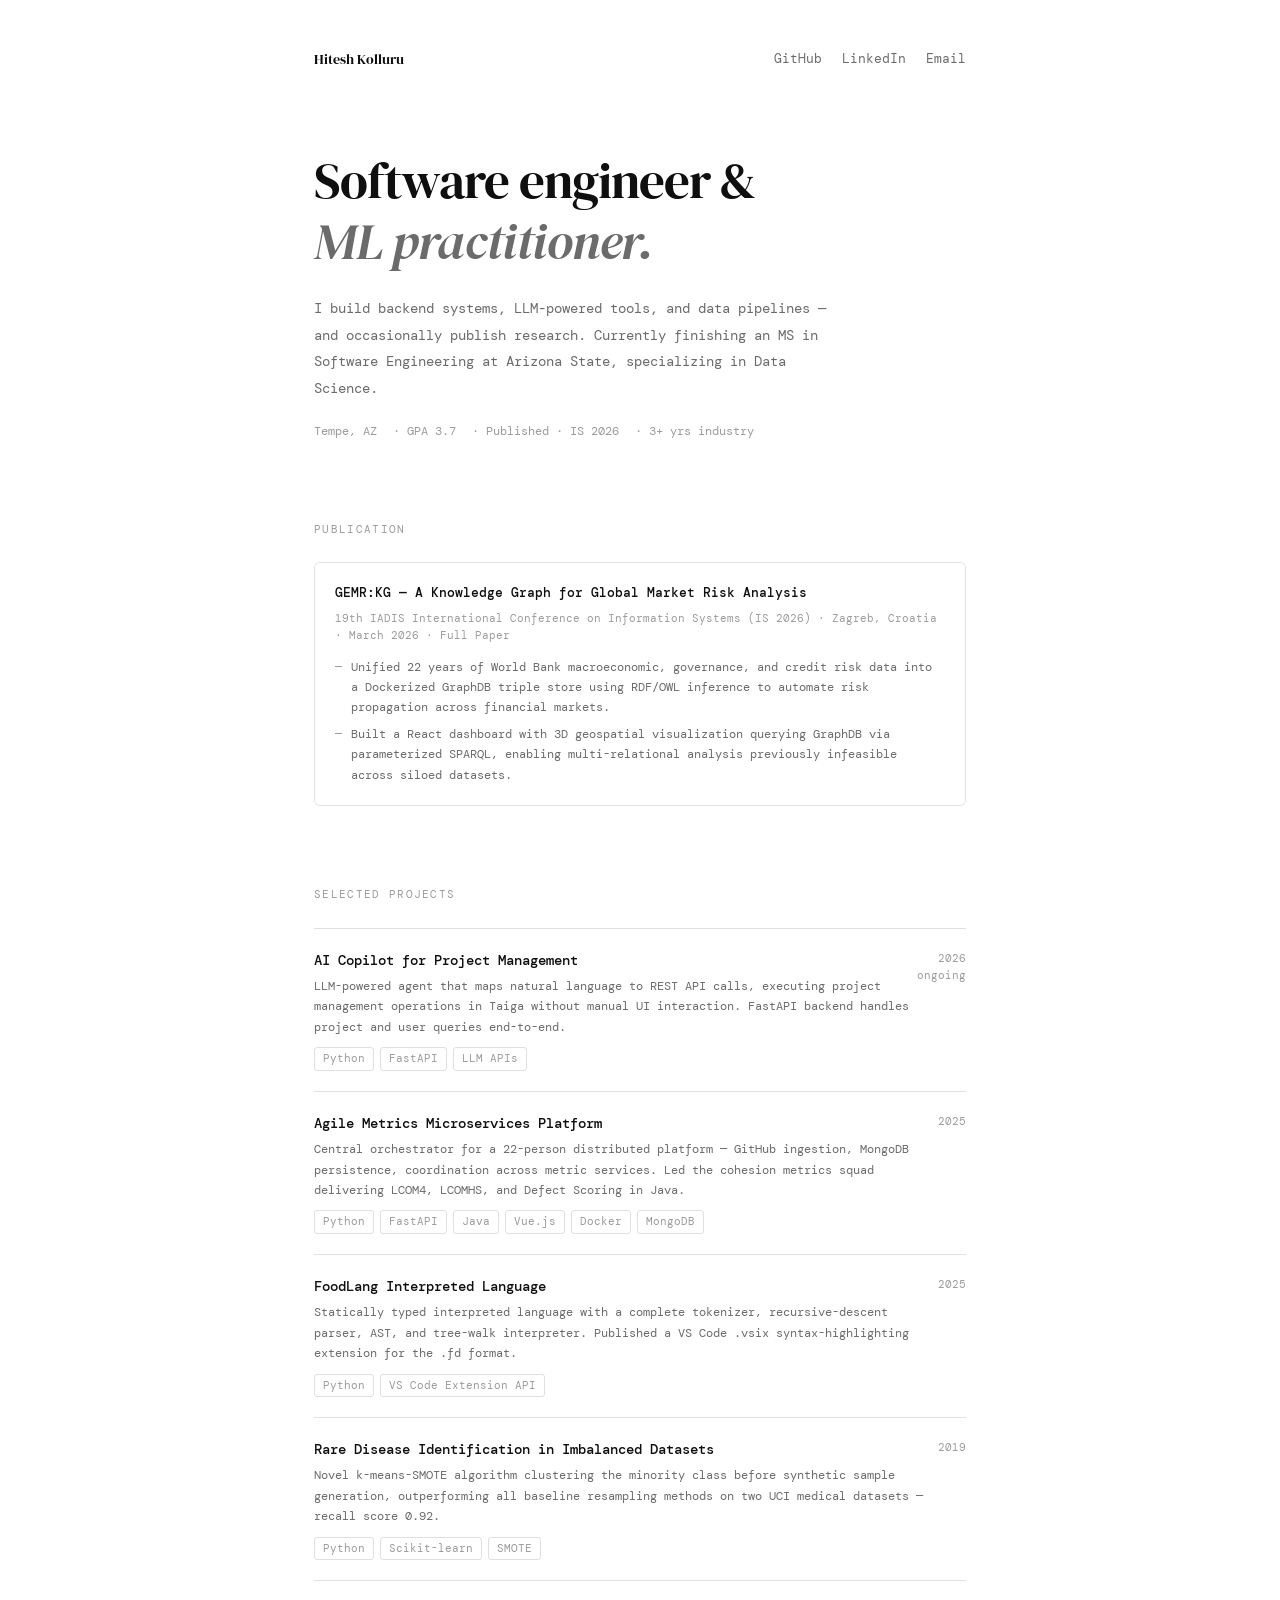
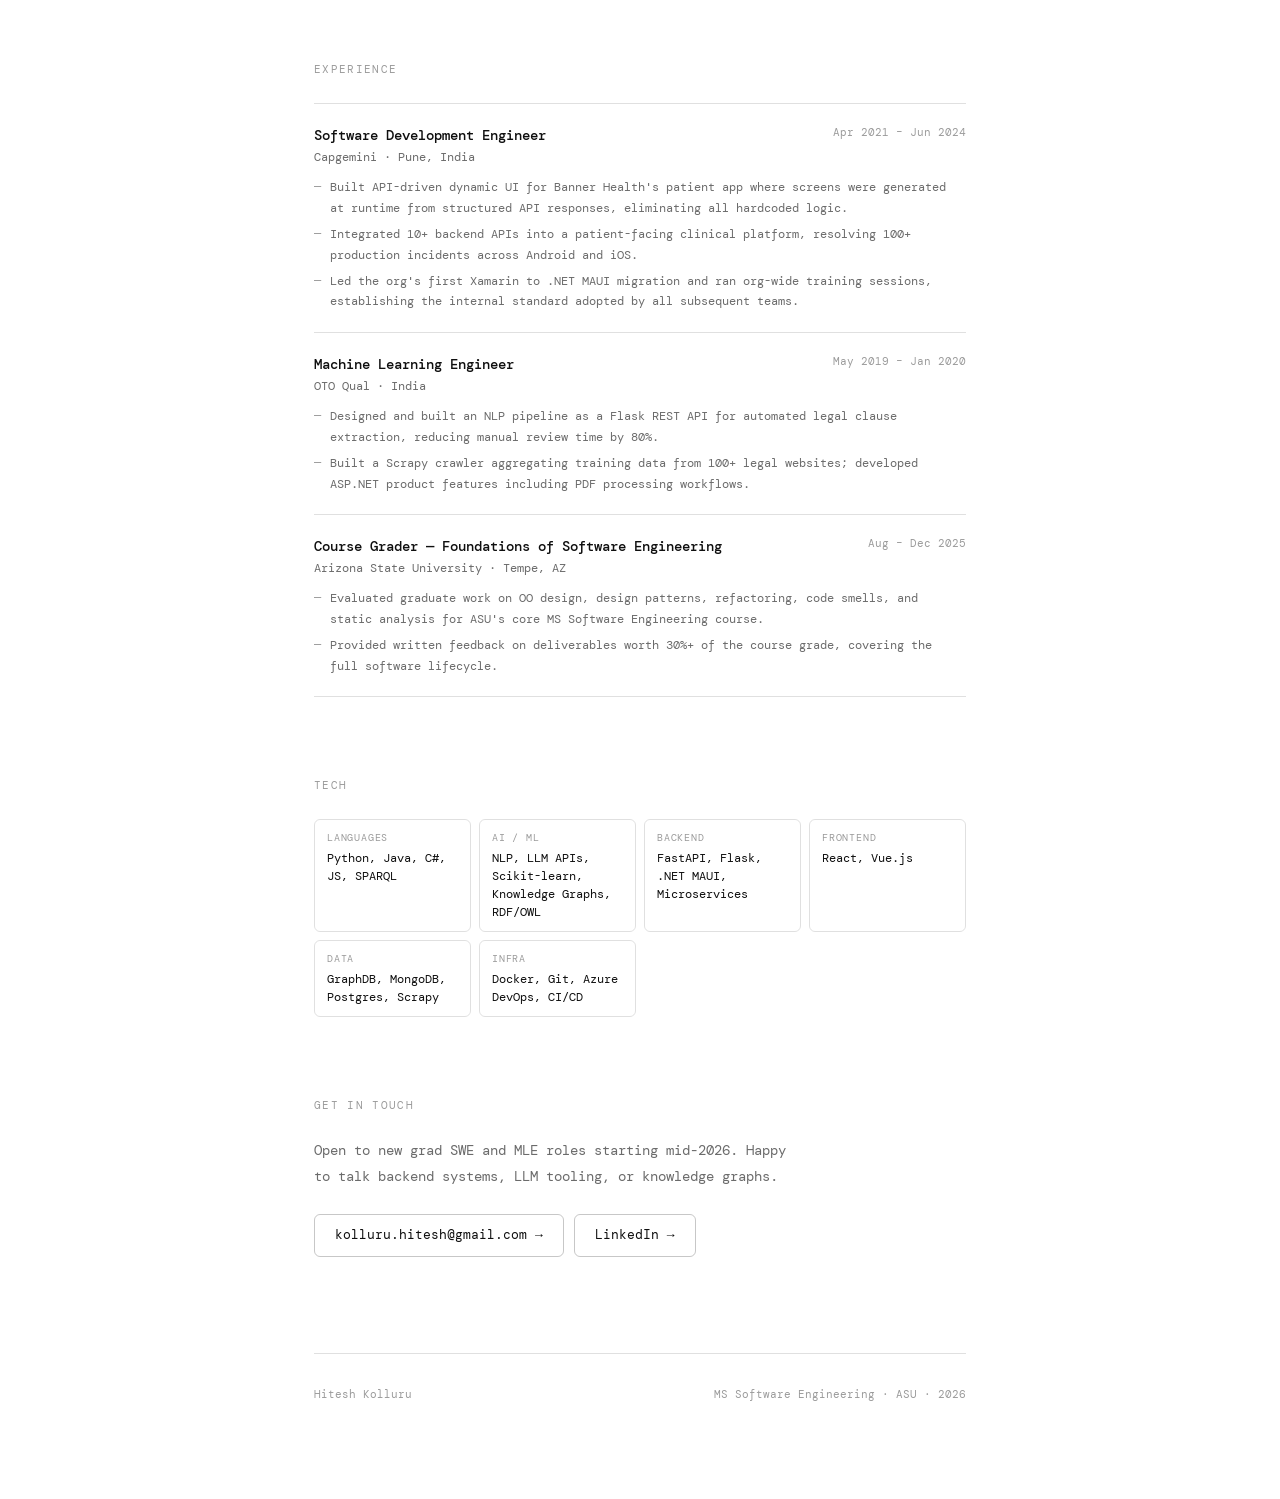
<file: Index.html>
<!DOCTYPE html>
<html lang="en">

<head>
    <meta charset="UTF-8" />
    <meta name="viewport" content="width=device-width, initial-scale=1.0" />
    <title>Hitesh Kolluru — Software Engineer</title>
    <link rel="preconnect" href="https://fonts.googleapis.com" />
    <link rel="preconnect" href="https://fonts.gstatic.com" crossorigin />
    <link
        href="https://fonts.googleapis.com/css2?family=DM+Serif+Display:ital@0;1&family=DM+Mono:wght@400;500&display=swap"
        rel="stylesheet" />
    <style>
        *,
        *::before,
        *::after {
            box-sizing: border-box;
            margin: 0;
            padding: 0;
        }

        :root {
            --text-primary: #0f0f0f;
            --text-secondary: #6b6b6b;
            --text-tertiary: #9b9b9b;
            --border: rgba(0, 0, 0, 0.12);
            --border-strong: rgba(0, 0, 0, 0.22);
            --bg: #ffffff;
            --bg-secondary: #f7f6f3;
            --radius: 6px;
        }

        @media (prefers-color-scheme: dark) {
            :root {
                --text-primary: #f0f0ee;
                --text-secondary: #9b9b9b;
                --text-tertiary: #6b6b6b;
                --border: rgba(255, 255, 255, 0.1);
                --border-strong: rgba(255, 255, 255, 0.18);
                --bg: #111110;
                --bg-secondary: #1a1a18;
            }
        }

        body {
            font-family: 'DM Mono', monospace;
            background: var(--bg);
            color: var(--text-primary);
            line-height: 1.6;
            min-height: 100vh;
        }

        .container {
            max-width: 700px;
            margin: 0 auto;
            padding: 3rem 1.5rem 6rem;
        }

        nav {
            display: flex;
            justify-content: space-between;
            align-items: center;
            margin-bottom: 5rem;
            font-size: 13px;
        }

        .nav-name {
            font-family: 'DM Serif Display', serif;
            font-size: 14px;
            color: var(--text-primary);
        }

        .nav-links {
            display: flex;
            gap: 20px;
        }

        nav a {
            color: var(--text-secondary);
            text-decoration: none;
            transition: color 0.15s;
        }

        nav a:hover {
            color: var(--text-primary);
        }

        .hero {
            margin-bottom: 5rem;
        }

        .hero h1 {
            font-family: 'DM Serif Display', serif;
            font-size: clamp(2rem, 6vw, 3.2rem);
            font-weight: 400;
            line-height: 1.18;
            letter-spacing: -0.02em;
            margin-bottom: 1.5rem;
        }

        .hero h1 em {
            font-style: italic;
            color: var(--text-secondary);
        }

        .hero p {
            font-size: 14px;
            line-height: 1.9;
            color: var(--text-secondary);
            max-width: 520px;
        }

        .hero-meta {
            margin-top: 1.25rem;
            font-size: 12px;
            color: var(--text-tertiary);
            display: flex;
            gap: 16px;
            flex-wrap: wrap;
        }

        .hero-meta span::before {
            content: "· ";
        }

        .hero-meta span:first-child::before {
            content: "";
        }

        .section-label {
            font-size: 11px;
            letter-spacing: 0.12em;
            text-transform: uppercase;
            color: var(--text-tertiary);
            margin-bottom: 1.5rem;
        }

        /* Publication */
        .publication {
            margin-bottom: 5rem;
        }

        .pub-card {
            border: 0.5px solid var(--border);
            border-radius: var(--radius);
            padding: 1.25rem;
        }

        .pub-title {
            font-size: 13px;
            font-weight: 500;
            line-height: 1.55;
            margin-bottom: 6px;
        }

        .pub-venue {
            font-size: 11px;
            color: var(--text-tertiary);
            margin-bottom: 12px;
        }

        .bullets {
            list-style: none;
            display: flex;
            flex-direction: column;
            gap: 6px;
        }

        .bullets li {
            font-size: 12px;
            color: var(--text-secondary);
            line-height: 1.7;
            padding-left: 16px;
            position: relative;
        }

        .bullets li::before {
            content: "—";
            position: absolute;
            left: 0;
            color: var(--text-tertiary);
        }

        /* Projects */
        .projects {
            margin-bottom: 5rem;
        }

        .project {
            border-top: 0.5px solid var(--border);
            padding: 1.25rem 0;
            display: grid;
            grid-template-columns: 1fr auto;
            gap: 8px;
            align-items: start;
        }

        .project:last-child {
            border-bottom: 0.5px solid var(--border);
        }

        .proj-title {
            font-size: 14px;
            font-weight: 500;
            margin-bottom: 5px;
        }

        .proj-desc {
            font-size: 12px;
            color: var(--text-secondary);
            line-height: 1.7;
            margin-bottom: 10px;
        }

        .tags {
            display: flex;
            flex-wrap: wrap;
            gap: 6px;
        }

        .tag {
            font-size: 11px;
            padding: 2px 8px;
            border: 0.5px solid var(--border);
            border-radius: 3px;
            color: var(--text-tertiary);
        }

        .proj-date {
            font-size: 11px;
            color: var(--text-tertiary);
            white-space: nowrap;
            text-align: right;
            padding-top: 1px;
        }

        /* Experience */
        .experience {
            margin-bottom: 5rem;
        }

        .job {
            border-top: 0.5px solid var(--border);
            padding: 1.25rem 0;
        }

        .job:last-child {
            border-bottom: 0.5px solid var(--border);
        }

        .job-header {
            display: grid;
            grid-template-columns: 1fr auto;
            gap: 8px;
            margin-bottom: 10px;
        }

        .job-title {
            font-size: 14px;
            font-weight: 500;
        }

        .job-company {
            font-size: 12px;
            color: var(--text-secondary);
            margin-top: 2px;
        }

        .job-date {
            font-size: 11px;
            color: var(--text-tertiary);
            white-space: nowrap;
            text-align: right;
        }

        /* Stack */
        .stack {
            margin-bottom: 5rem;
        }

        .stack-grid {
            display: grid;
            grid-template-columns: repeat(auto-fill, minmax(140px, 1fr));
            gap: 8px;
        }

        .stack-item {
            border: 0.5px solid var(--border);
            border-radius: var(--radius);
            padding: 10px 12px;
        }

        .stack-cat {
            font-size: 10px;
            color: var(--text-tertiary);
            letter-spacing: 0.08em;
            text-transform: uppercase;
            margin-bottom: 3px;
        }

        .stack-name {
            font-size: 12px;
            color: var(--text-primary);
            line-height: 1.5;
        }

        /* Contact */
        .contact p {
            font-size: 14px;
            color: var(--text-secondary);
            line-height: 1.85;
            margin-bottom: 1.5rem;
            max-width: 480px;
        }

        .btn-row {
            display: flex;
            gap: 10px;
            flex-wrap: wrap;
        }

        .btn {
            display: inline-block;
            font-family: 'DM Mono', monospace;
            font-size: 13px;
            padding: 10px 20px;
            border: 0.5px solid var(--border-strong);
            border-radius: var(--radius);
            text-decoration: none;
            color: var(--text-primary);
            background: transparent;
            transition: background 0.15s;
        }

        .btn:hover {
            background: var(--bg-secondary);
        }

        footer {
            margin-top: 6rem;
            padding-top: 2rem;
            border-top: 0.5px solid var(--border);
            font-size: 11px;
            color: var(--text-tertiary);
            display: flex;
            justify-content: space-between;
            flex-wrap: wrap;
            gap: 8px;
        }

        @media (max-width: 500px) {
            nav {
                flex-direction: column;
                align-items: flex-start;
                gap: 1rem;
            }

            .hero h1 {
                font-size: 1.9rem;
            }

            .job-header,
            .project {
                grid-template-columns: 1fr;
            }

            footer {
                flex-direction: column;
            }
        }
    </style>
</head>

<body>
    <div class="container">

        <nav>
            <span class="nav-name">Hitesh Kolluru</span>
            <div class="nav-links">
                <a href="https://github.com/HiteshKolluru-asu" target="_blank" rel="noopener">GitHub</a>
                <a href="https://linkedin.com/in/hiteshkolluru" target="_blank" rel="noopener">LinkedIn</a>
                <a href="mailto:kolluru.hitesh@gmail.com">Email</a>
            </div>
        </nav>

        <section class="hero">
            <h1>Software engineer &amp;<br><em>ML practitioner.</em></h1>
            <p>
                I build backend systems, LLM-powered tools, and data pipelines —
                and occasionally publish research. Currently finishing an MS in
                Software Engineering at Arizona State, specializing in Data Science.
            </p>
            <div class="hero-meta">
                <span>Tempe, AZ</span>
                <span>GPA 3.7</span>
                <span>Published · IS 2026</span>
                <span>3+ yrs industry</span>
            </div>
        </section>

        <section class="publication">
            <div class="section-label">Publication</div>
            <div class="pub-card">
                <p class="pub-title">GEMR:KG — A Knowledge Graph for Global Market Risk Analysis</p>
                <p class="pub-venue">19th IADIS International Conference on Information Systems (IS 2026) · Zagreb,
                    Croatia · March 2026 · Full Paper</p>
                <ul class="bullets">
                    <li>Unified 22 years of World Bank macroeconomic, governance, and credit risk data into a Dockerized
                        GraphDB triple store using RDF/OWL inference to automate risk propagation across financial
                        markets.</li>
                    <li>Built a React dashboard with 3D geospatial visualization querying GraphDB via parameterized
                        SPARQL, enabling multi-relational analysis previously infeasible across siloed datasets.</li>
                </ul>
            </div>
        </section>

        <section class="projects">
            <div class="section-label">Selected projects</div>

            <div class="project">
                <div>
                    <p class="proj-title">AI Copilot for Project Management</p>
                    <p class="proj-desc">LLM-powered agent that maps natural language to REST API calls, executing
                        project management operations in Taiga without manual UI interaction. FastAPI backend handles
                        project and user queries end-to-end.</p>
                    <div class="tags">
                        <span class="tag">Python</span><span class="tag">FastAPI</span><span class="tag">LLM APIs</span>
                    </div>
                </div>
                <span class="proj-date">2026<br>ongoing</span>
            </div>

            <div class="project">
                <div>
                    <p class="proj-title">Agile Metrics Microservices Platform</p>
                    <p class="proj-desc">Central orchestrator for a 22-person distributed platform — GitHub ingestion,
                        MongoDB persistence, coordination across metric services. Led the cohesion metrics squad
                        delivering LCOM4, LCOMHS, and Defect Scoring in Java.</p>
                    <div class="tags">
                        <span class="tag">Python</span><span class="tag">FastAPI</span><span
                            class="tag">Java</span><span class="tag">Vue.js</span><span class="tag">Docker</span><span
                            class="tag">MongoDB</span>
                    </div>
                </div>
                <span class="proj-date">2025</span>
            </div>

            <div class="project">
                <div>
                    <p class="proj-title">FoodLang Interpreted Language</p>
                    <p class="proj-desc">Statically typed interpreted language with a complete tokenizer,
                        recursive-descent parser, AST, and tree-walk interpreter. Published a VS Code .vsix
                        syntax-highlighting extension for the .fd format.</p>
                    <div class="tags">
                        <span class="tag">Python</span><span class="tag">VS Code Extension API</span>
                    </div>
                </div>
                <span class="proj-date">2025</span>
            </div>

            <div class="project">
                <div>
                    <p class="proj-title">Rare Disease Identification in Imbalanced Datasets</p>
                    <p class="proj-desc">Novel k-means-SMOTE algorithm clustering the minority class before synthetic
                        sample generation, outperforming all baseline resampling methods on two UCI medical datasets —
                        recall score 0.92.</p>
                    <div class="tags">
                        <span class="tag">Python</span><span class="tag">Scikit-learn</span><span
                            class="tag">SMOTE</span>
                    </div>
                </div>
                <span class="proj-date">2019</span>
            </div>

        </section>

        <section class="experience">
            <div class="section-label">Experience</div>

            <div class="job">
                <div class="job-header">
                    <div>
                        <p class="job-title">Software Development Engineer</p>
                        <p class="job-company">Capgemini · Pune, India</p>
                    </div>
                    <span class="job-date">Apr 2021 – Jun 2024</span>
                </div>
                <ul class="bullets">
                    <li>Built API-driven dynamic UI for Banner Health's patient app where screens were generated at
                        runtime from structured API responses, eliminating all hardcoded logic.</li>
                    <li>Integrated 10+ backend APIs into a patient-facing clinical platform, resolving 100+ production
                        incidents across Android and iOS.</li>
                    <li>Led the org's first Xamarin to .NET MAUI migration and ran org-wide training sessions,
                        establishing the internal standard adopted by all subsequent teams.</li>
                </ul>
            </div>

            <div class="job">
                <div class="job-header">
                    <div>
                        <p class="job-title">Machine Learning Engineer</p>
                        <p class="job-company">OTO Qual · India</p>
                    </div>
                    <span class="job-date">May 2019 – Jan 2020</span>
                </div>
                <ul class="bullets">
                    <li>Designed and built an NLP pipeline as a Flask REST API for automated legal clause extraction,
                        reducing manual review time by 80%.</li>
                    <li>Built a Scrapy crawler aggregating training data from 100+ legal websites; developed ASP.NET
                        product features including PDF processing workflows.</li>
                </ul>
            </div>

            <div class="job">
                <div class="job-header">
                    <div>
                        <p class="job-title">Course Grader — Foundations of Software Engineering</p>
                        <p class="job-company">Arizona State University · Tempe, AZ</p>
                    </div>
                    <span class="job-date">Aug – Dec 2025</span>
                </div>
                <ul class="bullets">
                    <li>Evaluated graduate work on OO design, design patterns, refactoring, code smells, and static
                        analysis for ASU's core MS Software Engineering course.</li>
                    <li>Provided written feedback on deliverables worth 30%+ of the course grade, covering the full
                        software lifecycle.</li>
                </ul>
            </div>

        </section>

        <section class="stack">
            <div class="section-label">Tech</div>
            <div class="stack-grid">
                <div class="stack-item">
                    <div class="stack-cat">Languages</div>
                    <div class="stack-name">Python, Java, C#, JS, SPARQL</div>
                </div>
                <div class="stack-item">
                    <div class="stack-cat">AI / ML</div>
                    <div class="stack-name">NLP, LLM APIs, Scikit-learn, Knowledge Graphs, RDF/OWL</div>
                </div>
                <div class="stack-item">
                    <div class="stack-cat">Backend</div>
                    <div class="stack-name">FastAPI, Flask, .NET MAUI, Microservices</div>
                </div>
                <div class="stack-item">
                    <div class="stack-cat">Frontend</div>
                    <div class="stack-name">React, Vue.js</div>
                </div>
                <div class="stack-item">
                    <div class="stack-cat">Data</div>
                    <div class="stack-name">GraphDB, MongoDB, Postgres, Scrapy</div>
                </div>
                <div class="stack-item">
                    <div class="stack-cat">Infra</div>
                    <div class="stack-name">Docker, Git, Azure DevOps, CI/CD</div>
                </div>
            </div>
        </section>

        <section class="contact">
            <div class="section-label">Get in touch</div>
            <p>
                Open to new grad SWE and MLE roles starting mid-2026.
                Happy to talk backend systems, LLM tooling, or knowledge graphs.
            </p>
            <div class="btn-row">
                <a class="btn" href="mailto:kolluru.hitesh@gmail.com">kolluru.hitesh@gmail.com →</a>
                <a class="btn" href="https://linkedin.com/in/hiteshkolluru" target="_blank" rel="noopener">LinkedIn
                    →</a>
            </div>
        </section>

        <footer>
            <span>Hitesh Kolluru</span>
            <span>MS Software Engineering · ASU · 2026</span>
        </footer>

    </div>
</body>

</html>
</file>
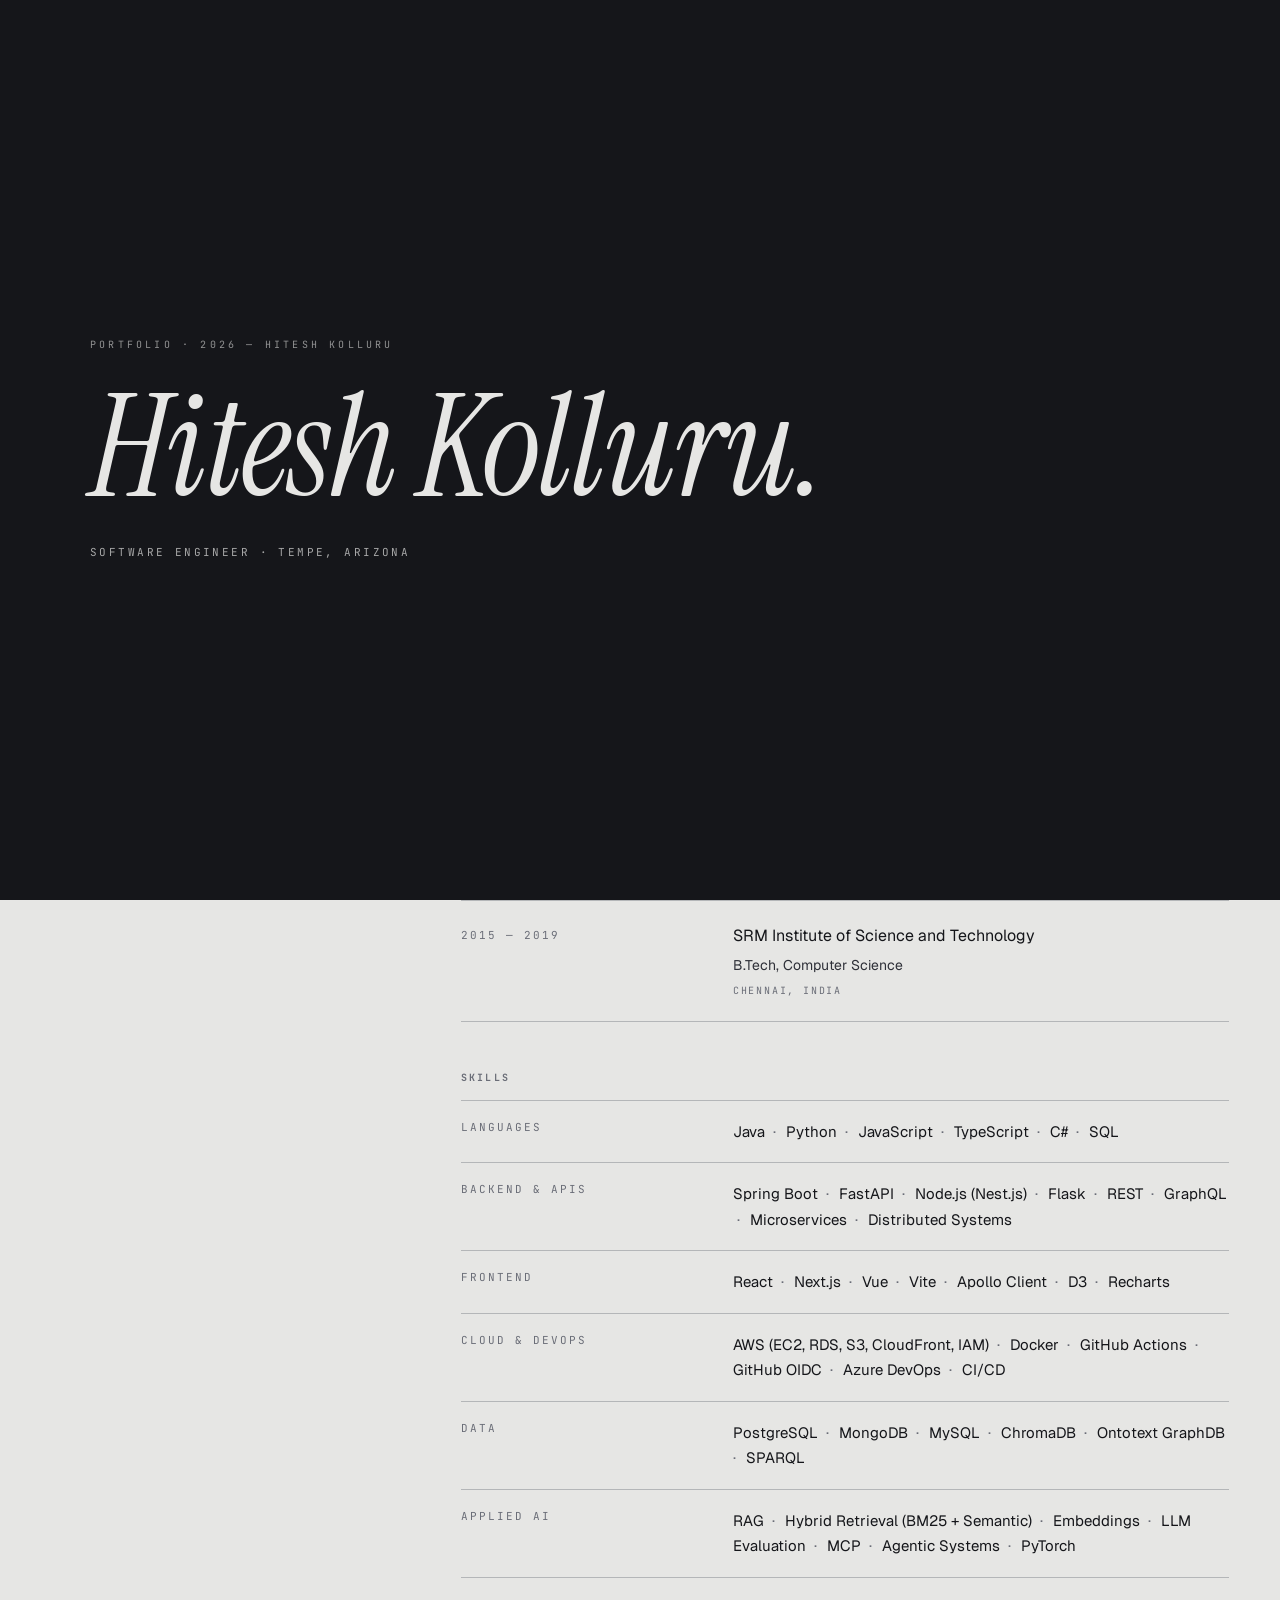
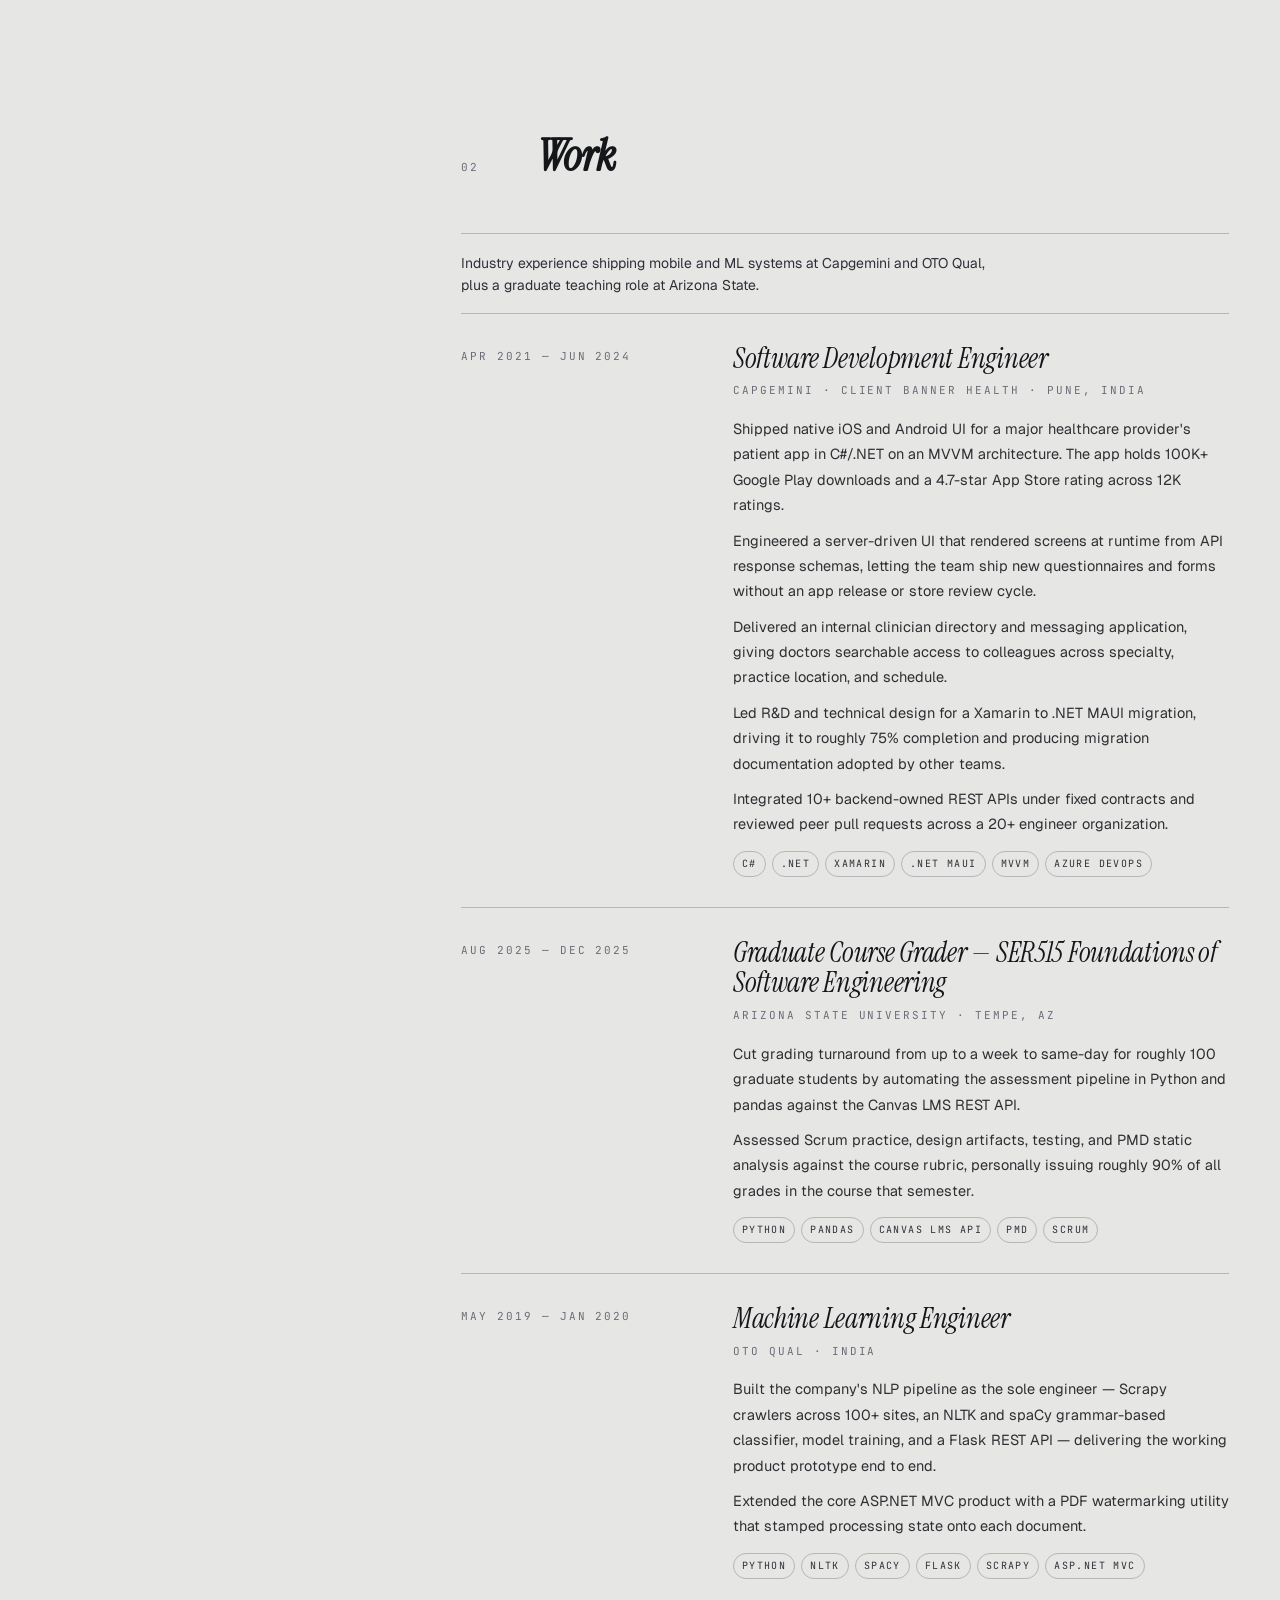
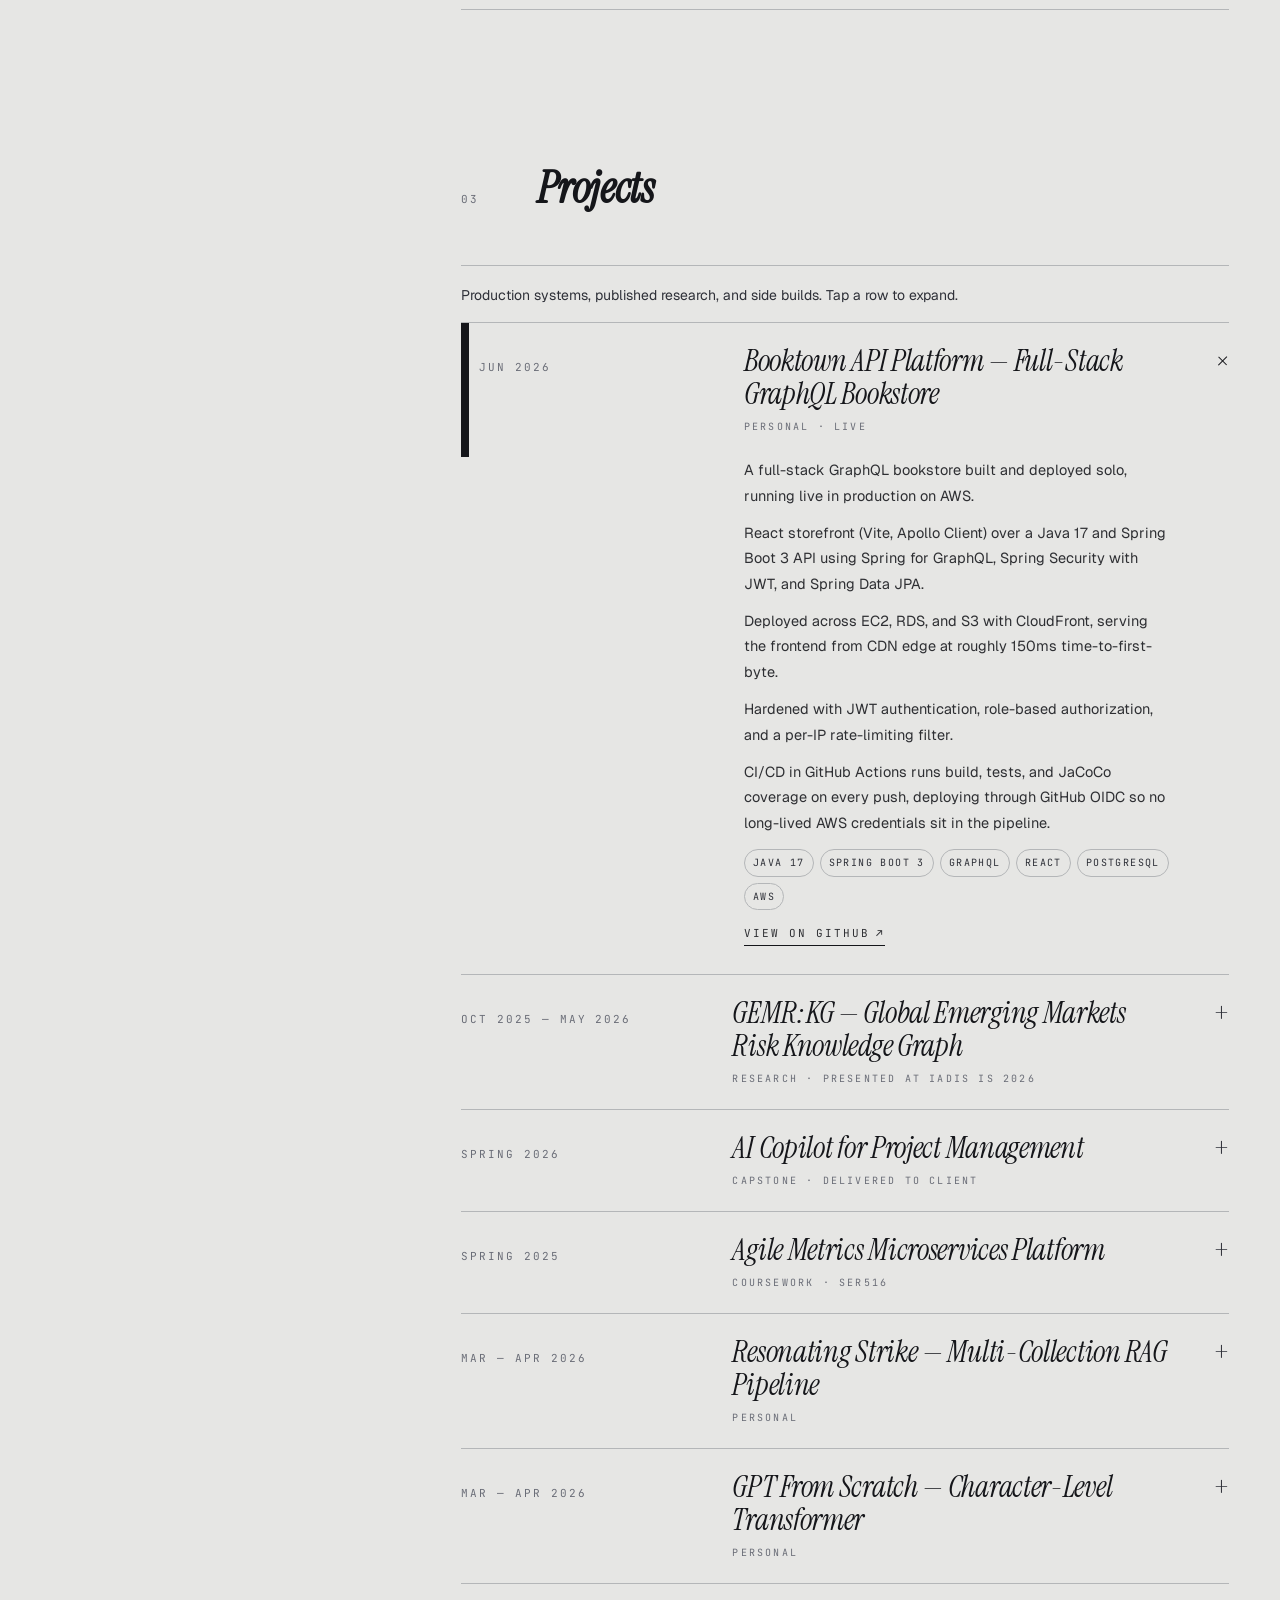
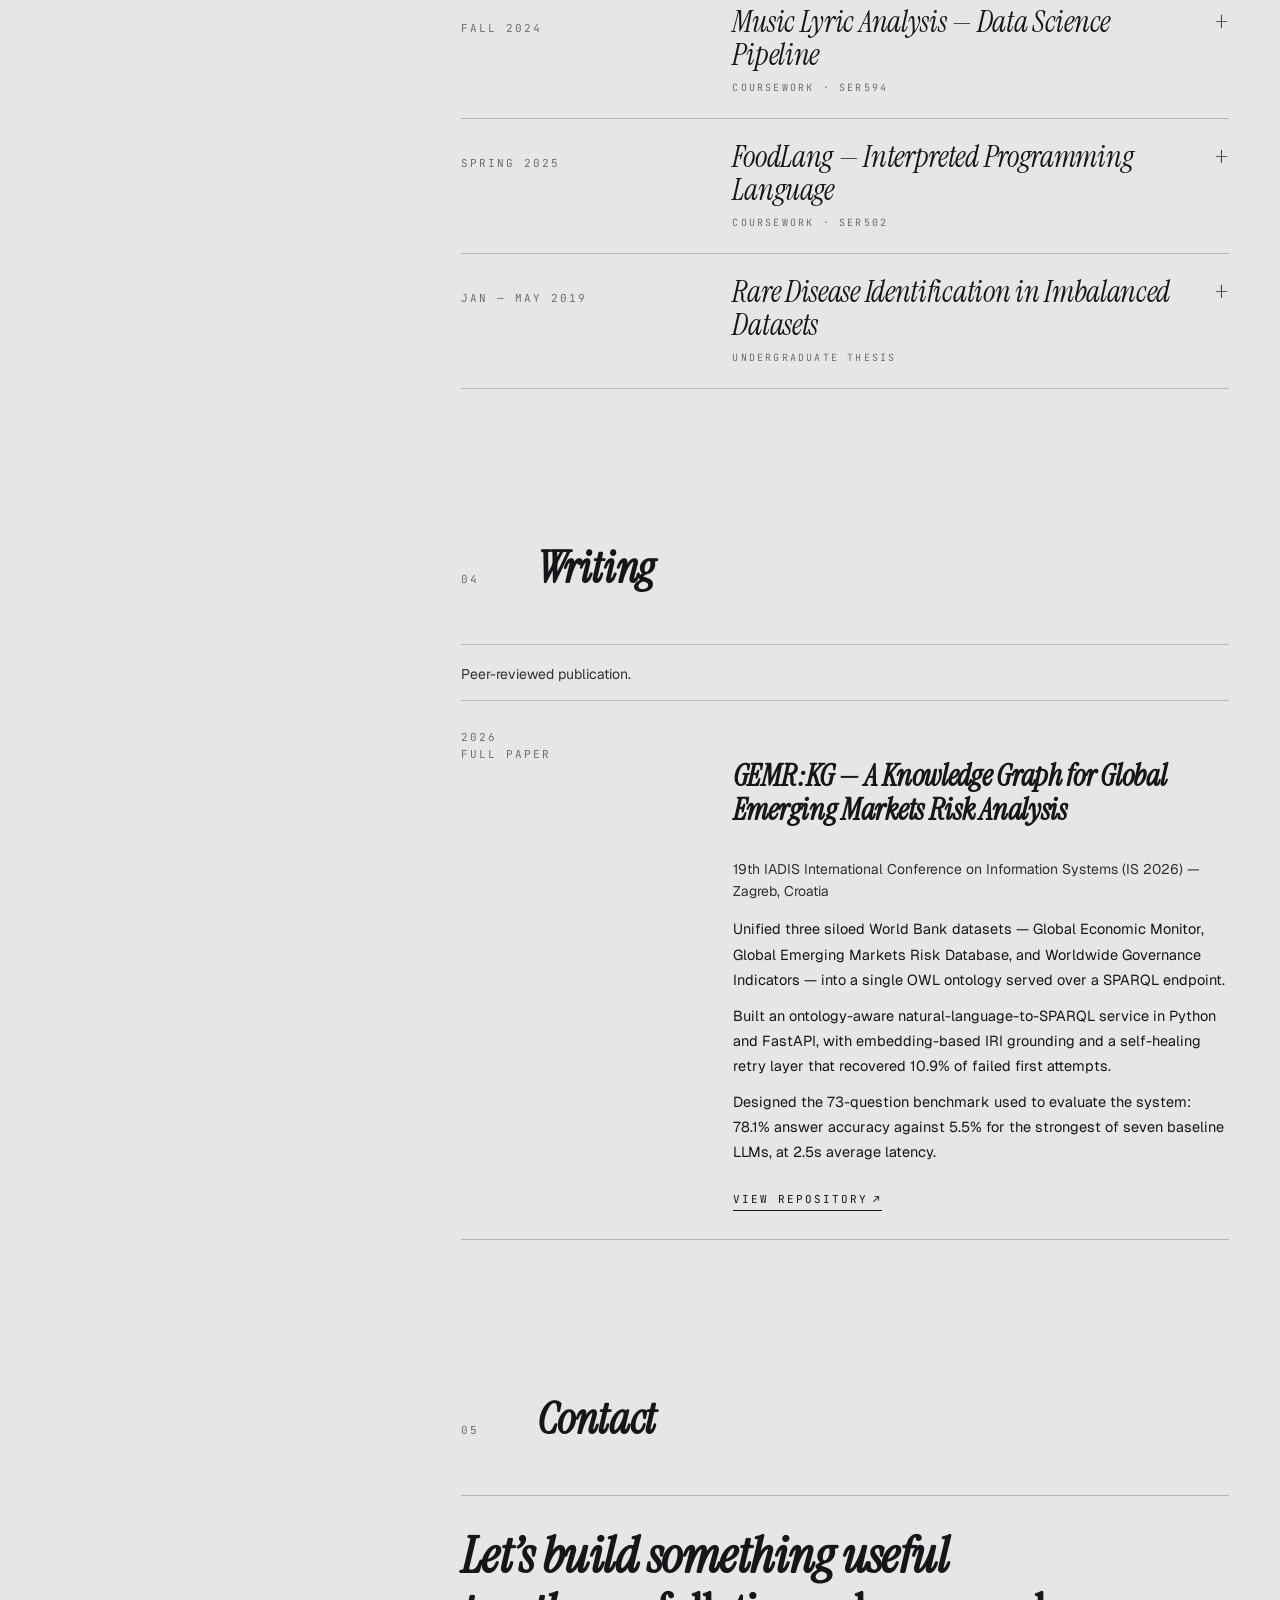
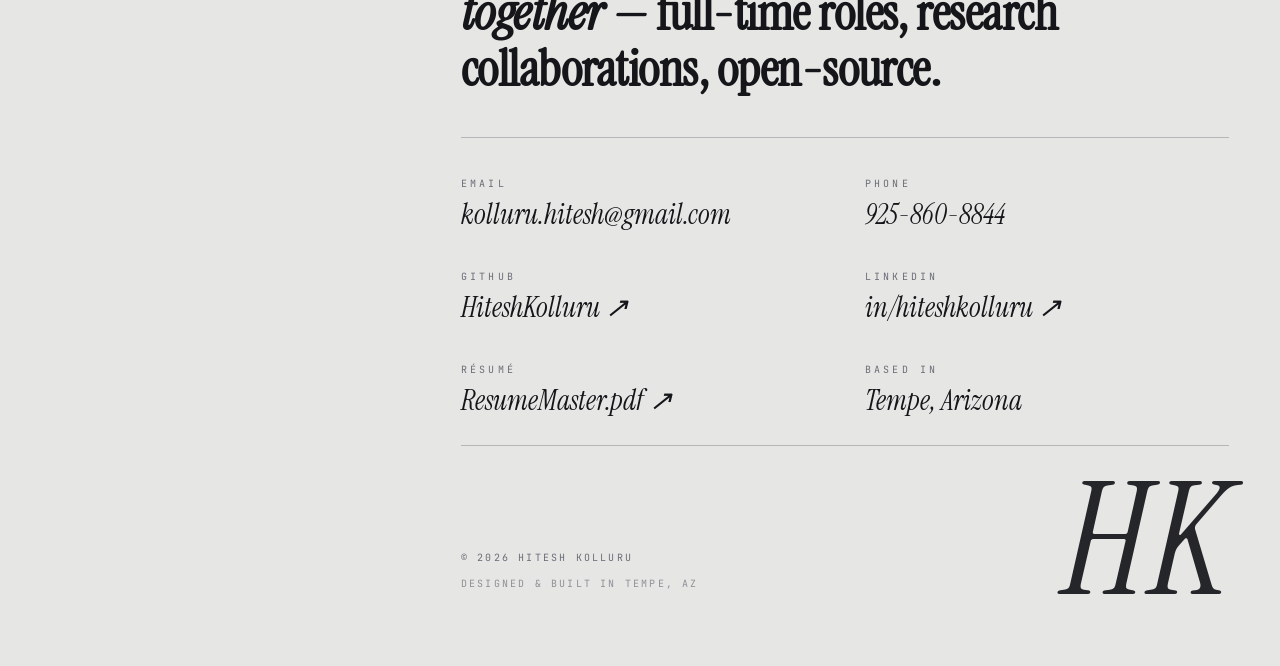
<file: index.html>
<!DOCTYPE html><html lang="en" data-palette="slate" data-type="instrument"><head><meta charSet="utf-8"/><meta name="viewport" content="width=device-width, initial-scale=1"/><link rel="stylesheet" href="/_next/static/chunks/01c72brd.ecd_.css" data-precedence="next"/><link rel="preload" as="script" fetchPriority="low" href="/_next/static/chunks/0oty2at4q51ch.js"/><script src="/_next/static/chunks/0phkp7_n6r3y2.js" async=""></script><script src="/_next/static/chunks/0-8wtv01ob23z.js" async=""></script><script src="/_next/static/chunks/turbopack-0ormxoxj0k2~~.js" async=""></script><script src="/_next/static/chunks/0-ovm9fffygbp.js" async=""></script><script src="/_next/static/chunks/0usi0umkrx5w4.js" async=""></script><link rel="preload" href="https://fonts.googleapis.com/css2?family=Instrument+Serif:ital@0;1&amp;family=Newsreader:ital,opsz,wght@0,6..72,300..700;1,6..72,300..700&amp;family=EB+Garamond:ital,wght@0,400..800;1,400..800&amp;family=Bricolage+Grotesque:opsz,wght@12..96,400..700&amp;family=Geist:wght@300..700&amp;family=Geist+Mono:wght@400..600&amp;family=IBM+Plex+Sans:wght@300..600&amp;family=JetBrains+Mono:wght@400..600&amp;display=swap" as="style"/><link rel="preconnect" href="https://fonts.googleapis.com"/><link rel="preconnect" href="https://fonts.gstatic.com" crossorigin=""/><title>Hitesh Kolluru — Software Engineer</title><meta name="description" content="Hitesh Kolluru — software engineer. Backend systems, knowledge graphs, LLM-powered tooling. MS Software Engineering, Arizona State University."/><link rel="icon" href="/icon.svg?icon.0oac_0v3xavol.svg" sizes="any" type="image/svg+xml"/><link rel="stylesheet" href="https://fonts.googleapis.com/css2?family=Instrument+Serif:ital@0;1&amp;family=Newsreader:ital,opsz,wght@0,6..72,300..700;1,6..72,300..700&amp;family=EB+Garamond:ital,wght@0,400..800;1,400..800&amp;family=Bricolage+Grotesque:opsz,wght@12..96,400..700&amp;family=Geist:wght@300..700&amp;family=Geist+Mono:wght@400..600&amp;family=IBM+Plex+Sans:wght@300..600&amp;family=JetBrains+Mono:wght@400..600&amp;display=swap"/><script src="/_next/static/chunks/03~yq9q893hmn.js" noModule=""></script></head><body class="loading"><div hidden=""><!--$--><!--/$--></div><div class="loader" aria-hidden="false"><div class="loader-stage"><p class="loader-meta">Portfolio · 2026 — Hitesh Kolluru</p><h1 class="loader-name"><span class="loader-caret"></span></h1><p class="loader-tag ">Software Engineer · Tempe, Arizona</p></div></div><div class="bar"><div class="bar-left"><span class="bar-dot" aria-hidden="true"></span><span>HK<span class="bar-hide-sm"> · Portfolio · v2026.08</span></span></div><span class="bar-status bar-hide-sm">Available now — Full-time SWE roles</span><div class="bar-right"><a href="#contact">Contact ↓</a></div></div><aside class="rail" aria-label="About panel"><p class="eyebrow">Portfolio · 2026</p><h1 class="rail-name">Hitesh<br/>Kolluru.</h1><p class="rail-role">Software Engineer<!-- --> · Tempe, AZ</p><div class="rail-status"><span class="status-dot"></span>Open to roles · Now</div><div class="rail-divider"></div><nav class="rail-nav" aria-label="Sections"><p class="eyebrow">Index</p><ul><li data-active="true"><span class="num">01</span><a href="#background">background</a></li><li data-active="false"><span class="num">02</span><a href="#work">work</a></li><li data-active="false"><span class="num">03</span><a href="#projects">projects</a></li><li data-active="false"><span class="num">04</span><a href="#writing">writing</a></li><li data-active="false"><span class="num">05</span><a href="#contact">contact</a></li></ul></nav><div class="rail-divider"></div><div class="rail-contact"><div class="pair"><span class="label">Email</span><a href="mailto:kolluru.hitesh@gmail.com">kolluru.hitesh@gmail.com<!-- --> <span class="arr">↗</span></a></div><div class="pair"><span class="label">GitHub</span><a href="https://github.com/HiteshKolluru" target="_blank" rel="noopener noreferrer">HiteshKolluru <span class="arr">↗</span></a></div><div class="pair"><span class="label">LinkedIn</span><a href="https://www.linkedin.com/in/hiteshkolluru/" target="_blank" rel="noopener noreferrer">in/hiteshkolluru <span class="arr">↗</span></a></div><div class="pair"><span class="label">Résumé</span><a href="/ResumeMaster.pdf" target="_blank" rel="noopener noreferrer">ResumeMaster.pdf <span class="arr">↗</span></a></div></div><div class="rail-meta"><span>Based in <!-- -->Tempe, Arizona</span><span>v2026.08</span></div></aside><main class="main"><div class="main-inner"><section id="background" class="section"><div class="reveal "><header class="section-head" data-has-meta="false"><span class="section-num">01</span><h2 class="section-label">Background</h2></header></div><div class="reveal "><p class="lede">I build across the stack — most recently a Java 17 and Spring Boot 3 GraphQL platform I designed, deployed, and still operate solo on AWS.</p></div><div class="reveal "><p class="intro-body">Before graduate school I spent three years at Capgemini shipping cross-platform iOS and Android apps for a major healthcare provider. The patient app holds 100K+ Google Play downloads and a 4.7-star App Store rating across 12K ratings.</p></div><div class="reveal "><p class="intro-body">My research sits where knowledge graphs meet LLM agents. GEMR:KG, presented at IADIS IS 2026 in Zagreb, answers plain-English questions over linked World Bank data at 78.1% accuracy against 5.5% for the strongest of seven baseline LLMs.</p></div><div style="margin-top:48px"><div class="reveal "><h3 class="section-meta" style="margin-bottom:14px">Education</h3></div><ul style="list-style:none;margin:0;padding:0"><li class="hairline"><div class="row"><span class="stamp">2024 — 2026</span><div class="body"><p style="font-size:16px">Arizona State University<span style="color:var(--ink-faint)"> <!-- -->· <!-- -->GPA 3.7</span></p><p style="margin-top:6px;color:var(--ink-muted);font-size:14px">MS, Software Engineering — Minor in Data Science</p><p style="margin-top:6px;font-family:var(--font-mono);font-size:10px;letter-spacing:0.18em;text-transform:uppercase;color:var(--ink-faint)">Tempe, AZ</p></div></div></li><li class="hairline" style="border-bottom:1px solid var(--rule)"><div class="row"><span class="stamp">2015 — 2019</span><div class="body"><p style="font-size:16px">SRM Institute of Science and Technology</p><p style="margin-top:6px;color:var(--ink-muted);font-size:14px">B.Tech, Computer Science</p><p style="margin-top:6px;font-family:var(--font-mono);font-size:10px;letter-spacing:0.18em;text-transform:uppercase;color:var(--ink-faint)">Chennai, India</p></div></div></li></ul></div><div style="margin-top:48px"><div class="reveal "><h3 class="section-meta" style="margin-bottom:14px">Skills</h3></div><ul style="list-style:none;margin:0;padding:0"><li class="hairline"><div class="skills-row"><span class="label">Languages</span><span class="items"><span>Java</span><span>Python</span><span>JavaScript</span><span>TypeScript</span><span>C#</span><span>SQL</span></span></div></li><li class="hairline"><div class="skills-row"><span class="label">Backend &amp; APIs</span><span class="items"><span>Spring Boot</span><span>FastAPI</span><span>Node.js (Nest.js)</span><span>Flask</span><span>REST</span><span>GraphQL</span><span>Microservices</span><span>Distributed Systems</span></span></div></li><li class="hairline"><div class="skills-row"><span class="label">Frontend</span><span class="items"><span>React</span><span>Next.js</span><span>Vue</span><span>Vite</span><span>Apollo Client</span><span>D3</span><span>Recharts</span></span></div></li><li class="hairline"><div class="skills-row"><span class="label">Cloud &amp; DevOps</span><span class="items"><span>AWS (EC2, RDS, S3, CloudFront, IAM)</span><span>Docker</span><span>GitHub Actions</span><span>GitHub OIDC</span><span>Azure DevOps</span><span>CI/CD</span></span></div></li><li class="hairline"><div class="skills-row"><span class="label">Data</span><span class="items"><span>PostgreSQL</span><span>MongoDB</span><span>MySQL</span><span>ChromaDB</span><span>Ontotext GraphDB</span><span>SPARQL</span></span></div></li><li class="hairline" style="border-bottom:1px solid var(--rule)"><div class="skills-row"><span class="label">Applied AI</span><span class="items"><span>RAG</span><span>Hybrid Retrieval (BM25 + Semantic)</span><span>Embeddings</span><span>LLM Evaluation</span><span>MCP</span><span>Agentic Systems</span><span>PyTorch</span></span></div></li></ul></div></section><section id="work" class="section"><div class="reveal "><header class="section-head" data-has-meta="false"><span class="section-num">02</span><h2 class="section-label">Work</h2></header><p class="section-kicker">Industry experience shipping mobile and ML systems at Capgemini and OTO Qual, plus a graduate teaching role at Arizona State.</p></div><ul style="list-style:none;margin:16px 0 0;padding:0"><li class="hairline"><div class="reveal "><div class="row" style="padding:30px 0"><span class="stamp">Apr 2021 — Jun 2024</span><div class="body"><p style="font-family:var(--font-display);font-style:italic;font-size:clamp(22px, 2.4vw, 28px);line-height:1.1;letter-spacing:-0.01em;margin:0">Software Development Engineer</p><p style="margin-top:8px;font-family:var(--font-mono);font-size:11px;letter-spacing:0.18em;text-transform:uppercase;color:var(--ink-faint)">Capgemini<span> · client <!-- -->Banner Health</span> ·<!-- --> <!-- -->Pune, India</p><div style="margin-top:16px;font-size:14.5px;line-height:1.75;color:color-mix(in oklch, var(--ink) 88%, transparent);max-width:60ch"><p style="margin:0 0 10px">Shipped native iOS and Android UI for a major healthcare provider&#x27;s patient app in C#/.NET on an MVVM architecture. The app holds 100K+ Google Play downloads and a 4.7-star App Store rating across 12K ratings.</p><p style="margin:0 0 10px">Engineered a server-driven UI that rendered screens at runtime from API response schemas, letting the team ship new questionnaires and forms without an app release or store review cycle.</p><p style="margin:0 0 10px">Delivered an internal clinician directory and messaging application, giving doctors searchable access to colleagues across specialty, practice location, and schedule.</p><p style="margin:0 0 10px">Led R&amp;D and technical design for a Xamarin to .NET MAUI migration, driving it to roughly 75% completion and producing migration documentation adopted by other teams.</p><p style="margin:0 0 10px">Integrated 10+ backend-owned REST APIs under fixed contracts and reviewed peer pull requests across a 20+ engineer organization.</p></div><div class="proj-tags" style="margin-top:14px"><span class="proj-tag">C#</span><span class="proj-tag">.NET</span><span class="proj-tag">Xamarin</span><span class="proj-tag">.NET MAUI</span><span class="proj-tag">MVVM</span><span class="proj-tag">Azure DevOps</span></div></div></div></div></li><li class="hairline"><div class="reveal "><div class="row" style="padding:30px 0"><span class="stamp">Aug 2025 — Dec 2025</span><div class="body"><p style="font-family:var(--font-display);font-style:italic;font-size:clamp(22px, 2.4vw, 28px);line-height:1.1;letter-spacing:-0.01em;margin:0">Graduate Course Grader — SER515 Foundations of Software Engineering</p><p style="margin-top:8px;font-family:var(--font-mono);font-size:11px;letter-spacing:0.18em;text-transform:uppercase;color:var(--ink-faint)">Arizona State University<!-- --> ·<!-- --> <!-- -->Tempe, AZ</p><div style="margin-top:16px;font-size:14.5px;line-height:1.75;color:color-mix(in oklch, var(--ink) 88%, transparent);max-width:60ch"><p style="margin:0 0 10px">Cut grading turnaround from up to a week to same-day for roughly 100 graduate students by automating the assessment pipeline in Python and pandas against the Canvas LMS REST API.</p><p style="margin:0 0 10px">Assessed Scrum practice, design artifacts, testing, and PMD static analysis against the course rubric, personally issuing roughly 90% of all grades in the course that semester.</p></div><div class="proj-tags" style="margin-top:14px"><span class="proj-tag">Python</span><span class="proj-tag">pandas</span><span class="proj-tag">Canvas LMS API</span><span class="proj-tag">PMD</span><span class="proj-tag">Scrum</span></div></div></div></div></li><li class="hairline" style="border-bottom:1px solid var(--rule)"><div class="reveal "><div class="row" style="padding:30px 0"><span class="stamp">May 2019 — Jan 2020</span><div class="body"><p style="font-family:var(--font-display);font-style:italic;font-size:clamp(22px, 2.4vw, 28px);line-height:1.1;letter-spacing:-0.01em;margin:0">Machine Learning Engineer</p><p style="margin-top:8px;font-family:var(--font-mono);font-size:11px;letter-spacing:0.18em;text-transform:uppercase;color:var(--ink-faint)">OTO Qual<!-- --> ·<!-- --> <!-- -->India</p><div style="margin-top:16px;font-size:14.5px;line-height:1.75;color:color-mix(in oklch, var(--ink) 88%, transparent);max-width:60ch"><p style="margin:0 0 10px">Built the company&#x27;s NLP pipeline as the sole engineer — Scrapy crawlers across 100+ sites, an NLTK and spaCy grammar-based classifier, model training, and a Flask REST API — delivering the working product prototype end to end.</p><p style="margin:0 0 10px">Extended the core ASP.NET MVC product with a PDF watermarking utility that stamped processing state onto each document.</p></div><div class="proj-tags" style="margin-top:14px"><span class="proj-tag">Python</span><span class="proj-tag">NLTK</span><span class="proj-tag">spaCy</span><span class="proj-tag">Flask</span><span class="proj-tag">Scrapy</span><span class="proj-tag">ASP.NET MVC</span></div></div></div></div></li></ul></section><section id="projects" class="section"><div class="reveal "><header class="section-head" data-has-meta="false"><span class="section-num">03</span><h2 class="section-label">Projects</h2></header><p class="section-kicker">Production systems, published research, and side builds. Tap a row to expand.</p></div><ul style="list-style:none;margin:16px 0 0;padding:0"><li class="proj-row" data-open="true"><button type="button" class="proj-head" aria-expanded="true"><span class="proj-stamp">Jun 2026</span><span><span class="proj-name">Booktown API Platform — Full-Stack GraphQL Bookstore</span><span class="proj-kind">Personal · Live</span></span><span class="proj-toggle" aria-hidden="true">+</span></button><div class="proj-body"><div class="proj-body-inner"><div class="proj-body-pad"><span class="proj-spacer-l"></span><div class="proj-summary"><p>A full-stack GraphQL bookstore built and deployed solo, running live in production on AWS.</p><p>React storefront (Vite, Apollo Client) over a Java 17 and Spring Boot 3 API using Spring for GraphQL, Spring Security with JWT, and Spring Data JPA.</p><p>Deployed across EC2, RDS, and S3 with CloudFront, serving the frontend from CDN edge at roughly 150ms time-to-first-byte.</p><p>Hardened with JWT authentication, role-based authorization, and a per-IP rate-limiting filter.</p><p>CI/CD in GitHub Actions runs build, tests, and JaCoCo coverage on every push, deploying through GitHub OIDC so no long-lived AWS credentials sit in the pipeline.</p><div class="proj-tags"><span class="proj-tag">Java 17</span><span class="proj-tag">Spring Boot 3</span><span class="proj-tag">GraphQL</span><span class="proj-tag">React</span><span class="proj-tag">PostgreSQL</span><span class="proj-tag">AWS</span></div><div><a class="proj-link" href="https://github.com/HiteshKolluru/BooktownAPI_Platform" target="_blank" rel="noopener noreferrer">View on GitHub <span class="arr">↗</span></a></div></div></div></div></div></li><li class="proj-row" data-open="false"><button type="button" class="proj-head" aria-expanded="false"><span class="proj-stamp">Oct 2025 — May 2026</span><span><span class="proj-name">GEMR:KG — Global Emerging Markets Risk Knowledge Graph</span><span class="proj-kind">Research · Presented at IADIS IS 2026</span></span><span class="proj-toggle" aria-hidden="true">+</span></button><div class="proj-body"><div class="proj-body-inner"><div class="proj-body-pad"><span class="proj-spacer-l"></span><div class="proj-summary"><p>A knowledge graph that lets non-technical users query linked World Bank data in plain English, and the benchmark built to prove it works.</p><p>Led the technical implementation of a 4-person research project, unifying three siloed World Bank datasets into one OWL ontology on a SPARQL endpoint.</p><p>Natural-language-to-SPARQL service in Python and FastAPI: embedding-based IRI grounding, schema-driven prompt construction, and a self-healing retry layer recovering 10.9% of failed first attempts.</p><p>Designed the 73-question gold-standard benchmark: 78.1% answer accuracy versus 5.5% for the strongest of seven baseline LLMs, at 2.5s average latency.</p><p>React 19 frontend rendering emerging-market risk on an interactive 3D globe, with Recharts time series across six countries.</p><div class="proj-tags"><span class="proj-tag">Python</span><span class="proj-tag">FastAPI</span><span class="proj-tag">GraphDB</span><span class="proj-tag">SPARQL</span><span class="proj-tag">OWL/RDF</span><span class="proj-tag">React</span><span class="proj-tag">Docker</span><span class="proj-tag">LiteLLM</span></div><div><a class="proj-link" href="https://github.com/AGR19/GEMR-KG-Global-Emerging-Market-Risk-Knowledge-Graph" target="_blank" rel="noopener noreferrer">View on GitHub <span class="arr">↗</span></a></div></div></div></div></div></li><li class="proj-row" data-open="false"><button type="button" class="proj-head" aria-expanded="false"><span class="proj-stamp">Spring 2026</span><span><span class="proj-name">AI Copilot for Project Management</span><span class="proj-kind">Capstone · Delivered to client</span></span><span class="proj-toggle" aria-hidden="true">+</span></button><div class="proj-body"><div class="proj-body-inner"><div class="proj-body-pad"><span class="proj-spacer-l"></span><div class="proj-summary"><p>An agentic assistant that performs real project-management operations conversationally, built for a client and delivered at the close of the engagement.</p><p>Built the MCP integration as a tool registry of JSON-schema&#x27;d platform operations plus an execution layer, so the model invokes real actions through structured tool calls rather than generating free text.</p><p>Integrated with the client&#x27;s multi-tenant, JWT-secured Nest.js platform, propagating authentication so the conversational path could not exceed a user&#x27;s role permissions.</p><p>Implemented teammate name resolution, so a command naming another person resolves to that person&#x27;s actual account rather than a best guess.</p><div class="proj-tags"><span class="proj-tag">Python</span><span class="proj-tag">FastAPI</span><span class="proj-tag">MCP</span><span class="proj-tag">OpenAI</span><span class="proj-tag">Nest.js</span><span class="proj-tag">MongoDB</span><span class="proj-tag">Docker</span></div></div></div></div></div></li><li class="proj-row" data-open="false"><button type="button" class="proj-head" aria-expanded="false"><span class="proj-stamp">Spring 2025</span><span><span class="proj-name">Agile Metrics Microservices Platform</span><span class="proj-kind">Coursework · SER516</span></span><span class="proj-toggle" aria-hidden="true">+</span></button><div class="proj-body"><div class="proj-body-inner"><div class="proj-body-pad"><span class="proj-spacer-l"></span><div class="proj-summary"><p>An 18-service platform computing real-time code-quality metrics from Git history, built by six teams and integrated into one system.</p><p>Owned the Defect Density service end to end — Java and Spring Boot API, unit tests, visualization, and gateway integration.</p><p>Selected as 1 of 5 engineers from a 22-person organization to form the orchestration team, integrating 18 independently built services across Flask, FastAPI, Spring Boot, and NestJS under standardized API contracts.</p><p>Implemented client-side history caching in vanilla JavaScript, serving repeat repository views straight from browser cache with no backend round-trip.</p><div class="proj-tags"><span class="proj-tag">Java</span><span class="proj-tag">Spring Boot</span><span class="proj-tag">JavaScript</span><span class="proj-tag">Vue</span><span class="proj-tag">Docker</span><span class="proj-tag">REST</span></div></div></div></div></div></li><li class="proj-row" data-open="false"><button type="button" class="proj-head" aria-expanded="false"><span class="proj-stamp">Mar — Apr 2026</span><span><span class="proj-name">Resonating Strike — Multi-Collection RAG Pipeline</span><span class="proj-kind">Personal</span></span><span class="proj-toggle" aria-hidden="true">+</span></button><div class="proj-body"><div class="proj-body-inner"><div class="proj-body-pad"><span class="proj-spacer-l"></span><div class="proj-summary"><p>A retrieval pipeline that answers analytical questions by searching four vector collections and synthesizing one grounded answer.</p><p>Hybrid retrieval blending BM25 keyword matching with semantic vector search over 1,565 scraped comments, normalizing both ranking signals into a single relevance score.</p><p>Knowledge base assembled from Reddit and Riot&#x27;s Data Dragon API covering 40 players, 8 coaches, and 61 champions, with a cleaning pass stripping bot posts before indexing.</p><p>Generation served through both Groq (hosted) and Ollama (local), with an evaluation harness comparing retrieval configurations.</p><div class="proj-tags"><span class="proj-tag">Python</span><span class="proj-tag">ChromaDB</span><span class="proj-tag">BM25</span><span class="proj-tag">Groq</span><span class="proj-tag">Ollama</span></div><div><a class="proj-link" href="https://github.com/HiteshKolluru/ResonatingStrike" target="_blank" rel="noopener noreferrer">View on GitHub <span class="arr">↗</span></a></div></div></div></div></div></li><li class="proj-row" data-open="false"><button type="button" class="proj-head" aria-expanded="false"><span class="proj-stamp">Mar — Apr 2026</span><span><span class="proj-name">GPT From Scratch — Character-Level Transformer</span><span class="proj-kind">Personal</span></span><span class="proj-toggle" aria-hidden="true">+</span></button><div class="proj-body"><div class="proj-body-inner"><div class="proj-body-pad"><span class="proj-spacer-l"></span><div class="proj-summary"><p>A transformer implemented from first principles in PyTorch, to work from the mechanics up rather than from an API down.</p><p>Tokenizer, positional encoding, multi-head self-attention, and a 4-layer stack with 512-token context — no high-level modeling libraries.</p><p>10,000 training iterations per checkpoint across three corpora (Shakespeare, Sherlock Holmes, Lovecraft), showing how training data alone reshapes model output.</p><p>Served through a FastAPI endpoint with token-level streaming, backed by a React and D3 frontend for interactive generation.</p><div class="proj-tags"><span class="proj-tag">Python</span><span class="proj-tag">PyTorch</span><span class="proj-tag">FastAPI</span><span class="proj-tag">React</span><span class="proj-tag">D3</span></div></div></div></div></div></li><li class="proj-row" data-open="false"><button type="button" class="proj-head" aria-expanded="false"><span class="proj-stamp">Fall 2024</span><span><span class="proj-name">Music Lyric Analysis — Data Science Pipeline</span><span class="proj-kind">Coursework · SER594</span></span><span class="proj-toggle" aria-hidden="true">+</span></button><div class="proj-body"><div class="proj-body-inner"><div class="proj-body-pad"><span class="proj-spacer-l"></span><div class="proj-summary"><p>An end-to-end pipeline testing whether lyrics predict commercial and critical performance.</p><p>Reconciled three sources: Billboard Hot 100 chart data, Pitchfork review scores, and scraped artist lyrics.</p><p>Engineered features using Word2Vec embeddings and trained KMeans clustering and linear regression models against chart and sentiment outcomes.</p><p>Best classifier reached 0.75 F1 at 0.87 recall on held-out data.</p><div class="proj-tags"><span class="proj-tag">Python</span><span class="proj-tag">scikit-learn</span><span class="proj-tag">Word2Vec</span><span class="proj-tag">pandas</span></div><div><a class="proj-link" href="https://github.com/HiteshKolluru/ser594_23fc_project" target="_blank" rel="noopener noreferrer">View on GitHub <span class="arr">↗</span></a></div></div></div></div></div></li><li class="proj-row" data-open="false"><button type="button" class="proj-head" aria-expanded="false"><span class="proj-stamp">Spring 2025</span><span><span class="proj-name">FoodLang — Interpreted Programming Language</span><span class="proj-kind">Coursework · SER502</span></span><span class="proj-toggle" aria-hidden="true">+</span></button><div class="proj-body"><div class="proj-body-inner"><div class="proj-body-pad"><span class="proj-spacer-l"></span><div class="proj-summary"><p>A statically typed interpreted language with a complete tokenizer, recursive-descent parser, AST, and tree-walk interpreter.</p><p>Published a VS Code .vsix syntax-highlighting extension for the .fd format.</p><div class="proj-tags"><span class="proj-tag">Python</span><span class="proj-tag">VS Code Extension API</span></div></div></div></div></div></li><li class="proj-row" data-open="false"><button type="button" class="proj-head" aria-expanded="false"><span class="proj-stamp">Jan — May 2019</span><span><span class="proj-name">Rare Disease Identification in Imbalanced Datasets</span><span class="proj-kind">Undergraduate Thesis</span></span><span class="proj-toggle" aria-hidden="true">+</span></button><div class="proj-body"><div class="proj-body-inner"><div class="proj-body-pad"><span class="proj-spacer-l"></span><div class="proj-summary"><p>A hybrid k-means-SMOTE algorithm that clusters the minority class before generating synthetic samples.</p><p>Outperformed baseline resampling methods on the UCI Thoracic Surgery and Yeast Infection datasets, reaching 0.92 recall.</p><div class="proj-tags"><span class="proj-tag">Python</span><span class="proj-tag">scikit-learn</span><span class="proj-tag">SMOTE</span><span class="proj-tag">k-means</span></div></div></div></div></div></li></ul></section><section id="writing" class="section"><div class="reveal "><header class="section-head" data-has-meta="false"><span class="section-num">04</span><h2 class="section-label">Writing</h2></header><p class="section-kicker">Peer-reviewed publication.</p></div><article class="pub hairline" style="border-bottom:1px solid var(--rule)"><span class="pub-stamp">2026<br/>Full Paper</span><div><h3 class="pub-title">GEMR:KG — A Knowledge Graph for Global Emerging Markets Risk Analysis</h3><p class="pub-venue">19th IADIS International Conference on Information Systems (IS 2026)<!-- --> — <!-- -->Zagreb, Croatia</p><div class="pub-bullets"><p>Unified three siloed World Bank datasets — Global Economic Monitor, Global Emerging Markets Risk Database, and Worldwide Governance Indicators — into a single OWL ontology served over a SPARQL endpoint.</p><p>Built an ontology-aware natural-language-to-SPARQL service in Python and FastAPI, with embedding-based IRI grounding and a self-healing retry layer that recovered 10.9% of failed first attempts.</p><p>Designed the 73-question benchmark used to evaluate the system: 78.1% answer accuracy against 5.5% for the strongest of seven baseline LLMs, at 2.5s average latency.</p></div><div><a class="proj-link" href="https://github.com/AGR19/GEMR-KG-Global-Emerging-Market-Risk-Knowledge-Graph" target="_blank" rel="noopener noreferrer" style="margin-top:16px">View repository <span class="arr">↗</span></a></div></div></article></section><section id="contact" class="section contact"><div class="reveal "><header class="section-head" data-has-meta="false"><span class="section-num">05</span><h2 class="section-label">Contact</h2></header></div><div class="reveal "><h2 class="lede" style="margin-top:32px">Let’s build something useful together —<!-- --> <em style="font-style:normal">full-time roles, research collaborations, open-source.</em></h2></div><div class="contact-grid"><div><p class="label">Email</p><a href="mailto:kolluru.hitesh@gmail.com">kolluru.hitesh@gmail.com</a></div><div><p class="label">Phone</p><span class="val">925-860-8844</span></div><div><p class="label">GitHub</p><a href="https://github.com/HiteshKolluru" target="_blank" rel="noopener noreferrer">HiteshKolluru ↗</a></div><div><p class="label">LinkedIn</p><a href="https://www.linkedin.com/in/hiteshkolluru/" target="_blank" rel="noopener noreferrer">in/hiteshkolluru ↗</a></div><div><p class="label">Résumé</p><a href="/ResumeMaster.pdf" target="_blank" rel="noopener noreferrer">ResumeMaster.pdf ↗</a></div><div><p class="label">Based in</p><span class="val">Tempe, Arizona</span></div></div><div class="colophon"><div><p>© 2026 Hitesh Kolluru</p><p style="margin-top:4px;opacity:0.7">Designed &amp; built in Tempe, AZ</p></div><span class="glyph" aria-hidden="true">HK</span></div></section></div></main><!--$--><!--/$--><script src="/_next/static/chunks/0oty2at4q51ch.js" id="_R_" async=""></script><script>(self.__next_f=self.__next_f||[]).push([0])</script><script>self.__next_f.push([1,"1:\"$Sreact.fragment\"\n2:I[16740,[\"/_next/static/chunks/0-ovm9fffygbp.js\"],\"default\"]\n3:I[84636,[\"/_next/static/chunks/0-ovm9fffygbp.js\"],\"default\"]\n4:I[99237,[\"/_next/static/chunks/0-ovm9fffygbp.js\",\"/_next/static/chunks/0usi0umkrx5w4.js\"],\"default\"]\n5:I[76613,[\"/_next/static/chunks/0-ovm9fffygbp.js\",\"/_next/static/chunks/0usi0umkrx5w4.js\"],\"default\"]\n6:I[56261,[\"/_next/static/chunks/0-ovm9fffygbp.js\",\"/_next/static/chunks/0usi0umkrx5w4.js\"],\"default\"]\n7:I[25166,[\"/_next/static/chunks/0-ovm9fffygbp.js\",\"/_next/static/chunks/0usi0umkrx5w4.js\"],\"default\"]\n14:I[82319,[\"/_next/static/chunks/0-ovm9fffygbp.js\"],\"default\",1]\n:HL[\"/_next/static/chunks/01c72brd.ecd_.css\",\"style\"]\n:HL[\"https://fonts.googleapis.com/css2?family=Instrument+Serif:ital@0;1\u0026family=Newsreader:ital,opsz,wght@0,6..72,300..700;1,6..72,300..700\u0026family=EB+Garamond:ital,wght@0,400..800;1,400..800\u0026family=Bricolage+Grotesque:opsz,wght@12..96,400..700\u0026family=Geist:wght@300..700\u0026family=Geist+Mono:wght@400..600\u0026family=IBM+Plex+Sans:wght@300..600\u0026family=JetBrains+Mono:wght@400..600\u0026display=swap\",\"style\"]\n"])</script><script>self.__next_f.push([1,"0:{\"P\":null,\"c\":[\"\",\"\"],\"q\":\"\",\"i\":false,\"f\":[[[\"\",{\"children\":[\"__PAGE__\",{}]},\"$undefined\",\"$undefined\",16],[[\"$\",\"$1\",\"c\",{\"children\":[[[\"$\",\"link\",\"0\",{\"rel\":\"stylesheet\",\"href\":\"/_next/static/chunks/01c72brd.ecd_.css\",\"precedence\":\"next\",\"crossOrigin\":\"$undefined\",\"nonce\":\"$undefined\"}],[\"$\",\"script\",\"script-0\",{\"src\":\"/_next/static/chunks/0-ovm9fffygbp.js\",\"async\":true,\"nonce\":\"$undefined\"}]],[\"$\",\"html\",null,{\"lang\":\"en\",\"data-palette\":\"slate\",\"data-type\":\"instrument\",\"children\":[[\"$\",\"head\",null,{\"children\":[[\"$\",\"link\",null,{\"rel\":\"preconnect\",\"href\":\"https://fonts.googleapis.com\"}],[\"$\",\"link\",null,{\"rel\":\"preconnect\",\"href\":\"https://fonts.gstatic.com\",\"crossOrigin\":\"\"}],[\"$\",\"link\",null,{\"rel\":\"stylesheet\",\"href\":\"https://fonts.googleapis.com/css2?family=Instrument+Serif:ital@0;1\u0026family=Newsreader:ital,opsz,wght@0,6..72,300..700;1,6..72,300..700\u0026family=EB+Garamond:ital,wght@0,400..800;1,400..800\u0026family=Bricolage+Grotesque:opsz,wght@12..96,400..700\u0026family=Geist:wght@300..700\u0026family=Geist+Mono:wght@400..600\u0026family=IBM+Plex+Sans:wght@300..600\u0026family=JetBrains+Mono:wght@400..600\u0026display=swap\"}]]}],[\"$\",\"body\",null,{\"className\":\"loading\",\"children\":[\"$\",\"$L2\",null,{\"parallelRouterKey\":\"children\",\"error\":\"$undefined\",\"errorStyles\":\"$undefined\",\"errorScripts\":\"$undefined\",\"template\":[\"$\",\"$L3\",null,{}],\"templateStyles\":\"$undefined\",\"templateScripts\":\"$undefined\",\"notFound\":[[[\"$\",\"title\",null,{\"children\":\"404: This page could not be found.\"}],[\"$\",\"div\",null,{\"style\":{\"fontFamily\":\"system-ui,\\\"Segoe UI\\\",Roboto,Helvetica,Arial,sans-serif,\\\"Apple Color Emoji\\\",\\\"Segoe UI Emoji\\\"\",\"height\":\"100vh\",\"textAlign\":\"center\",\"display\":\"flex\",\"flexDirection\":\"column\",\"alignItems\":\"center\",\"justifyContent\":\"center\"},\"children\":[\"$\",\"div\",null,{\"children\":[[\"$\",\"style\",null,{\"dangerouslySetInnerHTML\":{\"__html\":\"body{color:#000;background:#fff;margin:0}.next-error-h1{border-right:1px solid rgba(0,0,0,.3)}@media (prefers-color-scheme:dark){body{color:#fff;background:#000}.next-error-h1{border-right:1px solid rgba(255,255,255,.3)}}\"}}],[\"$\",\"h1\",null,{\"className\":\"next-error-h1\",\"style\":{\"display\":\"inline-block\",\"margin\":\"0 20px 0 0\",\"padding\":\"0 23px 0 0\",\"fontSize\":24,\"fontWeight\":500,\"verticalAlign\":\"top\",\"lineHeight\":\"49px\"},\"children\":404}],[\"$\",\"div\",null,{\"style\":{\"display\":\"inline-block\"},\"children\":[\"$\",\"h2\",null,{\"style\":{\"fontSize\":14,\"fontWeight\":400,\"lineHeight\":\"49px\",\"margin\":0},\"children\":\"This page could not be found.\"}]}]]}]}]],[]],\"forbidden\":\"$undefined\",\"unauthorized\":\"$undefined\"}]}]]}]]}],{\"children\":[[\"$\",\"$1\",\"c\",{\"children\":[[[\"$\",\"$L4\",null,{}],[\"$\",\"$L5\",null,{}],[\"$\",\"$L6\",null,{}],[\"$\",\"main\",null,{\"className\":\"main\",\"children\":[\"$\",\"div\",null,{\"className\":\"main-inner\",\"children\":[[\"$\",\"section\",null,{\"id\":\"background\",\"className\":\"section\",\"children\":[[\"$\",\"$L7\",null,{\"children\":[[\"$\",\"header\",null,{\"className\":\"section-head\",\"data-has-meta\":\"false\",\"children\":[[\"$\",\"span\",null,{\"className\":\"section-num\",\"children\":\"01\"}],[\"$\",\"h2\",null,{\"className\":\"section-label\",\"children\":\"Background\"}],null]}],null]}],[\"$\",\"$L7\",null,{\"delay\":60,\"children\":[\"$\",\"p\",null,{\"className\":\"lede\",\"children\":\"I build across the stack — most recently a Java 17 and Spring Boot 3 GraphQL platform I designed, deployed, and still operate solo on AWS.\"}]}],[[\"$\",\"$L7\",\"0\",{\"delay\":90,\"children\":[\"$\",\"p\",null,{\"className\":\"intro-body\",\"children\":\"Before graduate school I spent three years at Capgemini shipping cross-platform iOS and Android apps for a major healthcare provider. The patient app holds 100K+ Google Play downloads and a 4.7-star App Store rating across 12K ratings.\"}]}],[\"$\",\"$L7\",\"1\",{\"delay\":120,\"children\":[\"$\",\"p\",null,{\"className\":\"intro-body\",\"children\":\"My research sits where knowledge graphs meet LLM agents. GEMR:KG, presented at IADIS IS 2026 in Zagreb, answers plain-English questions over linked World Bank data at 78.1% accuracy against 5.5% for the strongest of seven baseline LLMs.\"}]}]],[\"$\",\"div\",null,{\"style\":{\"marginTop\":48},\"children\":[[\"$\",\"$L7\",null,{\"children\":[\"$\",\"h3\",null,{\"className\":\"section-meta\",\"style\":{\"marginBottom\":14},\"children\":\"Education\"}]}],[\"$\",\"ul\",null,{\"style\":{\"listStyle\":\"none\",\"margin\":0,\"padding\":0},\"children\":[[\"$\",\"li\",\"Arizona State University\",{\"className\":\"hairline\",\"style\":\"$undefined\",\"children\":[\"$\",\"div\",null,{\"className\":\"row\",\"children\":[[\"$\",\"span\",null,{\"className\":\"stamp\",\"children\":\"2024 — 2026\"}],[\"$\",\"div\",null,{\"className\":\"body\",\"children\":[[\"$\",\"p\",null,{\"style\":{\"fontSize\":16},\"children\":[\"Arizona State University\",\"$L8\"]}],\"$L9\",\"$La\"]}]]}]}],\"$Lb\"]}]]}],\"$Lc\"]}],\"$Ld\",\"$Le\",\"$Lf\",\"$L10\"]}]}]],[\"$L11\"],\"$L12\"]}],{},null,false,null]},null,false,null],\"$L13\",false]],\"m\":\"$undefined\",\"G\":[\"$14\",[\"$L15\"]],\"S\":true,\"h\":null,\"s\":\"$undefined\",\"l\":\"$undefined\",\"p\":\"$undefined\",\"d\":\"$undefined\",\"b\":\"rYpK_H2pT4g7Q-Wm-WdJJ\"}\n"])</script><script>self.__next_f.push([1,"19:I[21324,[\"/_next/static/chunks/0-ovm9fffygbp.js\",\"/_next/static/chunks/0usi0umkrx5w4.js\"],\"default\"]\n1a:I[18980,[\"/_next/static/chunks/0-ovm9fffygbp.js\"],\"OutletBoundary\"]\n1b:\"$Sreact.suspense\"\n1d:I[18980,[\"/_next/static/chunks/0-ovm9fffygbp.js\"],\"ViewportBoundary\"]\n1f:I[18980,[\"/_next/static/chunks/0-ovm9fffygbp.js\"],\"MetadataBoundary\"]\n8:[\"$\",\"span\",null,{\"style\":{\"color\":\"var(--ink-faint)\"},\"children\":[\" \",\"· \",\"GPA 3.7\"]}]\n9:[\"$\",\"p\",null,{\"style\":{\"marginTop\":6,\"color\":\"var(--ink-muted)\",\"fontSize\":14},\"children\":\"MS, Software Engineering — Minor in Data Science\"}]\na:[\"$\",\"p\",null,{\"style\":{\"marginTop\":6,\"fontFamily\":\"var(--font-mono)\",\"fontSize\":10,\"letterSpacing\":\"0.18em\",\"textTransform\":\"uppercase\",\"color\":\"var(--ink-faint)\"},\"children\":\"Tempe, AZ\"}]\nb:[\"$\",\"li\",\"SRM Institute of Science and Technology\",{\"className\":\"hairline\",\"style\":{\"borderBottom\":\"1px solid var(--rule)\"},\"children\":[\"$\",\"div\",null,{\"className\":\"row\",\"children\":[[\"$\",\"span\",null,{\"className\":\"stamp\",\"children\":\"2015 — 2019\"}],[\"$\",\"div\",null,{\"className\":\"body\",\"children\":[[\"$\",\"p\",null,{\"style\":{\"fontSize\":16},\"children\":[\"SRM Institute of Science and Technology\",null]}],[\"$\",\"p\",null,{\"style\":{\"marginTop\":6,\"color\":\"var(--ink-muted)\",\"fontSize\":14},\"children\":\"B.Tech, Computer Science\"}],[\"$\",\"p\",null,{\"style\":{\"marginTop\":6,\"fontFamily\":\"var(--font-mono)\",\"fontSize\":10,\"letterSpacing\":\"0.18em\",\"textTransform\":\"uppercase\",\"color\":\"var(--ink-faint)\"},\"children\":\"Chennai, India\"}]]}]]}]}]\n"])</script><script>self.__next_f.push([1,"c:[\"$\",\"div\",null,{\"style\":{\"marginTop\":48},\"children\":[[\"$\",\"$L7\",null,{\"children\":[\"$\",\"h3\",null,{\"className\":\"section-meta\",\"style\":{\"marginBottom\":14},\"children\":\"Skills\"}]}],[\"$\",\"ul\",null,{\"style\":{\"listStyle\":\"none\",\"margin\":0,\"padding\":0},\"children\":[[\"$\",\"li\",\"Languages\",{\"className\":\"hairline\",\"style\":\"$undefined\",\"children\":[\"$\",\"div\",null,{\"className\":\"skills-row\",\"children\":[[\"$\",\"span\",null,{\"className\":\"label\",\"children\":\"Languages\"}],[\"$\",\"span\",null,{\"className\":\"items\",\"children\":[[\"$\",\"span\",\"Java\",{\"children\":\"Java\"}],[\"$\",\"span\",\"Python\",{\"children\":\"Python\"}],[\"$\",\"span\",\"JavaScript\",{\"children\":\"JavaScript\"}],[\"$\",\"span\",\"TypeScript\",{\"children\":\"TypeScript\"}],[\"$\",\"span\",\"C#\",{\"children\":\"C#\"}],[\"$\",\"span\",\"SQL\",{\"children\":\"SQL\"}]]}]]}]}],[\"$\",\"li\",\"Backend \u0026 APIs\",{\"className\":\"hairline\",\"style\":\"$undefined\",\"children\":[\"$\",\"div\",null,{\"className\":\"skills-row\",\"children\":[[\"$\",\"span\",null,{\"className\":\"label\",\"children\":\"Backend \u0026 APIs\"}],[\"$\",\"span\",null,{\"className\":\"items\",\"children\":[[\"$\",\"span\",\"Spring Boot\",{\"children\":\"Spring Boot\"}],[\"$\",\"span\",\"FastAPI\",{\"children\":\"FastAPI\"}],[\"$\",\"span\",\"Node.js (Nest.js)\",{\"children\":\"Node.js (Nest.js)\"}],[\"$\",\"span\",\"Flask\",{\"children\":\"Flask\"}],[\"$\",\"span\",\"REST\",{\"children\":\"REST\"}],[\"$\",\"span\",\"GraphQL\",{\"children\":\"GraphQL\"}],[\"$\",\"span\",\"Microservices\",{\"children\":\"Microservices\"}],[\"$\",\"span\",\"Distributed Systems\",{\"children\":\"Distributed Systems\"}]]}]]}]}],[\"$\",\"li\",\"Frontend\",{\"className\":\"hairline\",\"style\":\"$undefined\",\"children\":[\"$\",\"div\",null,{\"className\":\"skills-row\",\"children\":[[\"$\",\"span\",null,{\"className\":\"label\",\"children\":\"Frontend\"}],[\"$\",\"span\",null,{\"className\":\"items\",\"children\":[[\"$\",\"span\",\"React\",{\"children\":\"React\"}],[\"$\",\"span\",\"Next.js\",{\"children\":\"Next.js\"}],[\"$\",\"span\",\"Vue\",{\"children\":\"Vue\"}],[\"$\",\"span\",\"Vite\",{\"children\":\"Vite\"}],[\"$\",\"span\",\"Apollo Client\",{\"children\":\"Apollo Client\"}],[\"$\",\"span\",\"D3\",{\"children\":\"D3\"}],[\"$\",\"span\",\"Recharts\",{\"children\":\"Recharts\"}]]}]]}]}],[\"$\",\"li\",\"Cloud \u0026 DevOps\",{\"className\":\"hairline\",\"style\":\"$undefined\",\"children\":[\"$\",\"div\",null,{\"className\":\"skills-row\",\"children\":[[\"$\",\"span\",null,{\"className\":\"label\",\"children\":\"Cloud \u0026 DevOps\"}],[\"$\",\"span\",null,{\"className\":\"items\",\"children\":[[\"$\",\"span\",\"AWS (EC2, RDS, S3, CloudFront, IAM)\",{\"children\":\"AWS (EC2, RDS, S3, CloudFront, IAM)\"}],[\"$\",\"span\",\"Docker\",{\"children\":\"Docker\"}],[\"$\",\"span\",\"GitHub Actions\",{\"children\":\"GitHub Actions\"}],[\"$\",\"span\",\"GitHub OIDC\",{\"children\":\"GitHub OIDC\"}],[\"$\",\"span\",\"Azure DevOps\",{\"children\":\"Azure DevOps\"}],[\"$\",\"span\",\"CI/CD\",{\"children\":\"CI/CD\"}]]}]]}]}],[\"$\",\"li\",\"Data\",{\"className\":\"hairline\",\"style\":\"$undefined\",\"children\":[\"$\",\"div\",null,{\"className\":\"skills-row\",\"children\":[[\"$\",\"span\",null,{\"className\":\"label\",\"children\":\"Data\"}],[\"$\",\"span\",null,{\"className\":\"items\",\"children\":[[\"$\",\"span\",\"PostgreSQL\",{\"children\":\"PostgreSQL\"}],[\"$\",\"span\",\"MongoDB\",{\"children\":\"MongoDB\"}],[\"$\",\"span\",\"MySQL\",{\"children\":\"MySQL\"}],[\"$\",\"span\",\"ChromaDB\",{\"children\":\"ChromaDB\"}],[\"$\",\"span\",\"Ontotext GraphDB\",{\"children\":\"Ontotext GraphDB\"}],[\"$\",\"span\",\"SPARQL\",{\"children\":\"SPARQL\"}]]}]]}]}],[\"$\",\"li\",\"Applied AI\",{\"className\":\"hairline\",\"style\":{\"borderBottom\":\"1px solid var(--rule)\"},\"children\":[\"$\",\"div\",null,{\"className\":\"skills-row\",\"children\":[[\"$\",\"span\",null,{\"className\":\"label\",\"children\":\"Applied AI\"}],[\"$\",\"span\",null,{\"className\":\"items\",\"children\":[[\"$\",\"span\",\"RAG\",{\"children\":\"RAG\"}],[\"$\",\"span\",\"Hybrid Retrieval (BM25 + Semantic)\",{\"children\":\"Hybrid Retrieval (BM25 + Semantic)\"}],[\"$\",\"span\",\"Embeddings\",{\"children\":\"Embeddings\"}],[\"$\",\"span\",\"LLM Evaluation\",{\"children\":\"LLM Evaluation\"}],[\"$\",\"span\",\"MCP\",{\"children\":\"MCP\"}],[\"$\",\"span\",\"Agentic Systems\",{\"children\":\"Agentic Systems\"}],[\"$\",\"span\",\"PyTorch\",{\"children\":\"PyTorch\"}]]}]]}]}]]}]]}]\n"])</script><script>self.__next_f.push([1,"d:[\"$\",\"section\",null,{\"id\":\"work\",\"className\":\"section\",\"children\":[[\"$\",\"$L7\",null,{\"children\":[[\"$\",\"header\",null,{\"className\":\"section-head\",\"data-has-meta\":\"false\",\"children\":[[\"$\",\"span\",null,{\"className\":\"section-num\",\"children\":\"02\"}],[\"$\",\"h2\",null,{\"className\":\"section-label\",\"children\":\"Work\"}],null]}],[\"$\",\"p\",null,{\"className\":\"section-kicker\",\"children\":\"Industry experience shipping mobile and ML systems at Capgemini and OTO Qual, plus a graduate teaching role at Arizona State.\"}]]}],[\"$\",\"ul\",null,{\"style\":{\"listStyle\":\"none\",\"margin\":\"16px 0 0\",\"padding\":0},\"children\":[[\"$\",\"li\",\"Software Development EngineerCapgemini\",{\"className\":\"hairline\",\"style\":\"$undefined\",\"children\":[\"$\",\"$L7\",null,{\"children\":[\"$\",\"div\",null,{\"className\":\"row\",\"style\":{\"padding\":\"30px 0\"},\"children\":[[\"$\",\"span\",null,{\"className\":\"stamp\",\"children\":\"Apr 2021 — Jun 2024\"}],[\"$\",\"div\",null,{\"className\":\"body\",\"children\":[[\"$\",\"p\",null,{\"style\":{\"fontFamily\":\"var(--font-display)\",\"fontStyle\":\"italic\",\"fontSize\":\"clamp(22px, 2.4vw, 28px)\",\"lineHeight\":1.1,\"letterSpacing\":\"-0.01em\",\"margin\":0},\"children\":\"Software Development Engineer\"}],[\"$\",\"p\",null,{\"style\":{\"marginTop\":8,\"fontFamily\":\"var(--font-mono)\",\"fontSize\":11,\"letterSpacing\":\"0.18em\",\"textTransform\":\"uppercase\",\"color\":\"var(--ink-faint)\"},\"children\":[\"Capgemini\",[\"$\",\"span\",null,{\"children\":[\" · client \",\"Banner Health\"]}],\" ·\",\" \",\"Pune, India\"]}],[\"$\",\"div\",null,{\"style\":{\"marginTop\":16,\"fontSize\":14.5,\"lineHeight\":1.75,\"color\":\"color-mix(in oklch, var(--ink) 88%, transparent)\",\"maxWidth\":\"60ch\"},\"children\":[[\"$\",\"p\",\"0\",{\"style\":{\"margin\":\"0 0 10px\"},\"children\":\"Shipped native iOS and Android UI for a major healthcare provider's patient app in C#/.NET on an MVVM architecture. The app holds 100K+ Google Play downloads and a 4.7-star App Store rating across 12K ratings.\"}],[\"$\",\"p\",\"1\",{\"style\":{\"margin\":\"0 0 10px\"},\"children\":\"Engineered a server-driven UI that rendered screens at runtime from API response schemas, letting the team ship new questionnaires and forms without an app release or store review cycle.\"}],[\"$\",\"p\",\"2\",{\"style\":{\"margin\":\"0 0 10px\"},\"children\":\"Delivered an internal clinician directory and messaging application, giving doctors searchable access to colleagues across specialty, practice location, and schedule.\"}],[\"$\",\"p\",\"3\",{\"style\":{\"margin\":\"0 0 10px\"},\"children\":\"Led R\u0026D and technical design for a Xamarin to .NET MAUI migration, driving it to roughly 75% completion and producing migration documentation adopted by other teams.\"}],[\"$\",\"p\",\"4\",{\"style\":{\"margin\":\"0 0 10px\"},\"children\":\"Integrated 10+ backend-owned REST APIs under fixed contracts and reviewed peer pull requests across a 20+ engineer organization.\"}]]}],[\"$\",\"div\",null,{\"className\":\"proj-tags\",\"style\":{\"marginTop\":14},\"children\":[[\"$\",\"span\",\"C#\",{\"className\":\"proj-tag\",\"children\":\"C#\"}],[\"$\",\"span\",\".NET\",{\"className\":\"proj-tag\",\"children\":\".NET\"}],[\"$\",\"span\",\"Xamarin\",{\"className\":\"proj-tag\",\"children\":\"Xamarin\"}],[\"$\",\"span\",\".NET MAUI\",{\"className\":\"proj-tag\",\"children\":\".NET MAUI\"}],[\"$\",\"span\",\"MVVM\",{\"className\":\"proj-tag\",\"children\":\"MVVM\"}],[\"$\",\"span\",\"Azure DevOps\",{\"className\":\"proj-tag\",\"children\":\"Azure DevOps\"}]]}]]}]]}]}]}],[\"$\",\"li\",\"Graduate Course Grader — SER515 Foundations of Software EngineeringArizona State University\",{\"className\":\"hairline\",\"style\":\"$undefined\",\"children\":[\"$\",\"$L7\",null,{\"children\":[\"$\",\"div\",null,{\"className\":\"row\",\"style\":{\"padding\":\"30px 0\"},\"children\":[[\"$\",\"span\",null,{\"className\":\"stamp\",\"children\":\"Aug 2025 — Dec 2025\"}],[\"$\",\"div\",null,{\"className\":\"body\",\"children\":[[\"$\",\"p\",null,{\"style\":{\"fontFamily\":\"var(--font-display)\",\"fontStyle\":\"italic\",\"fontSize\":\"clamp(22px, 2.4vw, 28px)\",\"lineHeight\":1.1,\"letterSpacing\":\"-0.01em\",\"margin\":0},\"children\":\"Graduate Course Grader — SER515 Foundations of Software Engineering\"}],[\"$\",\"p\",null,{\"style\":{\"marginTop\":8,\"fontFamily\":\"var(--font-mono)\",\"fontSize\":11,\"letterSpacing\":\"0.18em\",\"textTransform\":\"uppercase\",\"color\":\"var(--ink-faint)\"},\"children\":[\"Arizona State University\",null,\" ·\",\" \",\"Tempe, AZ\"]}],[\"$\",\"div\",null,{\"style\":{\"marginTop\":16,\"fontSize\":14.5,\"lineHeight\":1.75,\"color\":\"color-mix(in oklch, var(--ink) 88%, transparent)\",\"maxWidth\":\"60ch\"},\"children\":[[\"$\",\"p\",\"0\",{\"style\":{\"margin\":\"0 0 10px\"},\"children\":\"Cut grading turnaround from up to a week to same-day for roughly 100 graduate students by automating the assessment pipeline in Python and pandas against the Canvas LMS REST API.\"}],\"$L16\"]}],\"$L17\"]}]]}]}]}],\"$L18\"]}]]}]\n"])</script><script>self.__next_f.push([1,"e:[\"$\",\"$L19\",null,{}]\n"])</script><script>self.__next_f.push([1,"f:[\"$\",\"section\",null,{\"id\":\"writing\",\"className\":\"section\",\"children\":[[\"$\",\"$L7\",null,{\"children\":[[\"$\",\"header\",null,{\"className\":\"section-head\",\"data-has-meta\":\"false\",\"children\":[[\"$\",\"span\",null,{\"className\":\"section-num\",\"children\":\"04\"}],[\"$\",\"h2\",null,{\"className\":\"section-label\",\"children\":\"Writing\"}],null]}],[\"$\",\"p\",null,{\"className\":\"section-kicker\",\"children\":\"Peer-reviewed publication.\"}]]}],[\"$\",\"article\",null,{\"className\":\"pub hairline\",\"style\":{\"borderBottom\":\"1px solid var(--rule)\"},\"children\":[[\"$\",\"span\",null,{\"className\":\"pub-stamp\",\"children\":[\"2026\",[\"$\",\"br\",null,{}],\"Full Paper\"]}],[\"$\",\"div\",null,{\"children\":[[\"$\",\"h3\",null,{\"className\":\"pub-title\",\"children\":\"GEMR:KG — A Knowledge Graph for Global Emerging Markets Risk Analysis\"}],[\"$\",\"p\",null,{\"className\":\"pub-venue\",\"children\":[\"19th IADIS International Conference on Information Systems (IS 2026)\",\" — \",\"Zagreb, Croatia\"]}],[\"$\",\"div\",null,{\"className\":\"pub-bullets\",\"children\":[[\"$\",\"p\",\"0\",{\"children\":\"Unified three siloed World Bank datasets — Global Economic Monitor, Global Emerging Markets Risk Database, and Worldwide Governance Indicators — into a single OWL ontology served over a SPARQL endpoint.\"}],[\"$\",\"p\",\"1\",{\"children\":\"Built an ontology-aware natural-language-to-SPARQL service in Python and FastAPI, with embedding-based IRI grounding and a self-healing retry layer that recovered 10.9% of failed first attempts.\"}],[\"$\",\"p\",\"2\",{\"children\":\"Designed the 73-question benchmark used to evaluate the system: 78.1% answer accuracy against 5.5% for the strongest of seven baseline LLMs, at 2.5s average latency.\"}]]}],[\"$\",\"div\",null,{\"children\":[\"$\",\"a\",null,{\"className\":\"proj-link\",\"href\":\"https://github.com/AGR19/GEMR-KG-Global-Emerging-Market-Risk-Knowledge-Graph\",\"target\":\"_blank\",\"rel\":\"noopener noreferrer\",\"style\":{\"marginTop\":16},\"children\":[\"View repository \",[\"$\",\"span\",null,{\"className\":\"arr\",\"children\":\"↗\"}]]}]}]]}]]}]]}]\n"])</script><script>self.__next_f.push([1,"10:[\"$\",\"section\",null,{\"id\":\"contact\",\"className\":\"section contact\",\"children\":[[\"$\",\"$L7\",null,{\"children\":[[\"$\",\"header\",null,{\"className\":\"section-head\",\"data-has-meta\":\"false\",\"children\":[[\"$\",\"span\",null,{\"className\":\"section-num\",\"children\":\"05\"}],[\"$\",\"h2\",null,{\"className\":\"section-label\",\"children\":\"Contact\"}],null]}],null]}],[\"$\",\"$L7\",null,{\"delay\":60,\"children\":[\"$\",\"h2\",null,{\"className\":\"lede\",\"style\":{\"marginTop\":32},\"children\":[\"Let’s build something useful together —\",\" \",[\"$\",\"em\",null,{\"style\":{\"fontStyle\":\"normal\"},\"children\":\"full-time roles, research collaborations, open-source.\"}]]}]}],[\"$\",\"div\",null,{\"className\":\"contact-grid\",\"children\":[[\"$\",\"div\",null,{\"children\":[[\"$\",\"p\",null,{\"className\":\"label\",\"children\":\"Email\"}],[\"$\",\"a\",null,{\"href\":\"mailto:kolluru.hitesh@gmail.com\",\"children\":\"kolluru.hitesh@gmail.com\"}]]}],[\"$\",\"div\",null,{\"children\":[[\"$\",\"p\",null,{\"className\":\"label\",\"children\":\"Phone\"}],[\"$\",\"span\",null,{\"className\":\"val\",\"children\":\"925-860-8844\"}]]}],[\"$\",\"div\",null,{\"children\":[[\"$\",\"p\",null,{\"className\":\"label\",\"children\":\"GitHub\"}],[\"$\",\"a\",null,{\"href\":\"https://github.com/HiteshKolluru\",\"target\":\"_blank\",\"rel\":\"noopener noreferrer\",\"children\":\"HiteshKolluru ↗\"}]]}],[\"$\",\"div\",null,{\"children\":[[\"$\",\"p\",null,{\"className\":\"label\",\"children\":\"LinkedIn\"}],[\"$\",\"a\",null,{\"href\":\"https://www.linkedin.com/in/hiteshkolluru/\",\"target\":\"_blank\",\"rel\":\"noopener noreferrer\",\"children\":\"in/hiteshkolluru ↗\"}]]}],[\"$\",\"div\",null,{\"children\":[[\"$\",\"p\",null,{\"className\":\"label\",\"children\":\"Résumé\"}],[\"$\",\"a\",null,{\"href\":\"/ResumeMaster.pdf\",\"target\":\"_blank\",\"rel\":\"noopener noreferrer\",\"children\":\"ResumeMaster.pdf ↗\"}]]}],[\"$\",\"div\",null,{\"children\":[[\"$\",\"p\",null,{\"className\":\"label\",\"children\":\"Based in\"}],[\"$\",\"span\",null,{\"className\":\"val\",\"children\":\"Tempe, Arizona\"}]]}]]}],[\"$\",\"div\",null,{\"className\":\"colophon\",\"children\":[[\"$\",\"div\",null,{\"children\":[[\"$\",\"p\",null,{\"children\":\"© 2026 Hitesh Kolluru\"}],[\"$\",\"p\",null,{\"style\":{\"marginTop\":4,\"opacity\":0.7},\"children\":\"Designed \u0026 built in Tempe, AZ\"}]]}],[\"$\",\"span\",null,{\"className\":\"glyph\",\"aria-hidden\":true,\"children\":\"HK\"}]]}]]}]\n"])</script><script>self.__next_f.push([1,"11:[\"$\",\"script\",\"script-0\",{\"src\":\"/_next/static/chunks/0usi0umkrx5w4.js\",\"async\":true,\"nonce\":\"$undefined\"}]\n12:[\"$\",\"$L1a\",null,{\"children\":[\"$\",\"$1b\",null,{\"name\":\"Next.MetadataOutlet\",\"children\":\"$@1c\"}]}]\n13:[\"$\",\"$1\",\"h\",{\"children\":[null,[\"$\",\"$L1d\",null,{\"children\":\"$L1e\"}],[\"$\",\"div\",null,{\"hidden\":true,\"children\":[\"$\",\"$L1f\",null,{\"children\":[\"$\",\"$1b\",null,{\"name\":\"Next.Metadata\",\"children\":\"$L20\"}]}]}],null]}]\n15:[\"$\",\"link\",\"0\",{\"rel\":\"stylesheet\",\"href\":\"/_next/static/chunks/01c72brd.ecd_.css\",\"precedence\":\"next\",\"crossOrigin\":\"$undefined\",\"nonce\":\"$undefined\"}]\n"])</script><script>self.__next_f.push([1,"16:[\"$\",\"p\",\"1\",{\"style\":{\"margin\":\"0 0 10px\"},\"children\":\"Assessed Scrum practice, design artifacts, testing, and PMD static analysis against the course rubric, personally issuing roughly 90% of all grades in the course that semester.\"}]\n17:[\"$\",\"div\",null,{\"className\":\"proj-tags\",\"style\":{\"marginTop\":14},\"children\":[[\"$\",\"span\",\"Python\",{\"className\":\"proj-tag\",\"children\":\"Python\"}],[\"$\",\"span\",\"pandas\",{\"className\":\"proj-tag\",\"children\":\"pandas\"}],[\"$\",\"span\",\"Canvas LMS API\",{\"className\":\"proj-tag\",\"children\":\"Canvas LMS API\"}],[\"$\",\"span\",\"PMD\",{\"className\":\"proj-tag\",\"children\":\"PMD\"}],[\"$\",\"span\",\"Scrum\",{\"className\":\"proj-tag\",\"children\":\"Scrum\"}]]}]\n"])</script><script>self.__next_f.push([1,"18:[\"$\",\"li\",\"Machine Learning EngineerOTO Qual\",{\"className\":\"hairline\",\"style\":{\"borderBottom\":\"1px solid var(--rule)\"},\"children\":[\"$\",\"$L7\",null,{\"children\":[\"$\",\"div\",null,{\"className\":\"row\",\"style\":{\"padding\":\"30px 0\"},\"children\":[[\"$\",\"span\",null,{\"className\":\"stamp\",\"children\":\"May 2019 — Jan 2020\"}],[\"$\",\"div\",null,{\"className\":\"body\",\"children\":[[\"$\",\"p\",null,{\"style\":{\"fontFamily\":\"var(--font-display)\",\"fontStyle\":\"italic\",\"fontSize\":\"clamp(22px, 2.4vw, 28px)\",\"lineHeight\":1.1,\"letterSpacing\":\"-0.01em\",\"margin\":0},\"children\":\"Machine Learning Engineer\"}],[\"$\",\"p\",null,{\"style\":{\"marginTop\":8,\"fontFamily\":\"var(--font-mono)\",\"fontSize\":11,\"letterSpacing\":\"0.18em\",\"textTransform\":\"uppercase\",\"color\":\"var(--ink-faint)\"},\"children\":[\"OTO Qual\",null,\" ·\",\" \",\"India\"]}],[\"$\",\"div\",null,{\"style\":{\"marginTop\":16,\"fontSize\":14.5,\"lineHeight\":1.75,\"color\":\"color-mix(in oklch, var(--ink) 88%, transparent)\",\"maxWidth\":\"60ch\"},\"children\":[[\"$\",\"p\",\"0\",{\"style\":{\"margin\":\"0 0 10px\"},\"children\":\"Built the company's NLP pipeline as the sole engineer — Scrapy crawlers across 100+ sites, an NLTK and spaCy grammar-based classifier, model training, and a Flask REST API — delivering the working product prototype end to end.\"}],[\"$\",\"p\",\"1\",{\"style\":{\"margin\":\"0 0 10px\"},\"children\":\"Extended the core ASP.NET MVC product with a PDF watermarking utility that stamped processing state onto each document.\"}]]}],[\"$\",\"div\",null,{\"className\":\"proj-tags\",\"style\":{\"marginTop\":14},\"children\":[[\"$\",\"span\",\"Python\",{\"className\":\"proj-tag\",\"children\":\"Python\"}],[\"$\",\"span\",\"NLTK\",{\"className\":\"proj-tag\",\"children\":\"NLTK\"}],[\"$\",\"span\",\"spaCy\",{\"className\":\"proj-tag\",\"children\":\"spaCy\"}],[\"$\",\"span\",\"Flask\",{\"className\":\"proj-tag\",\"children\":\"Flask\"}],[\"$\",\"span\",\"Scrapy\",{\"className\":\"proj-tag\",\"children\":\"Scrapy\"}],[\"$\",\"span\",\"ASP.NET MVC\",{\"className\":\"proj-tag\",\"children\":\"ASP.NET MVC\"}]]}]]}]]}]}]}]\n"])</script><script>self.__next_f.push([1,"1e:[[\"$\",\"meta\",\"0\",{\"charSet\":\"utf-8\"}],[\"$\",\"meta\",\"1\",{\"name\":\"viewport\",\"content\":\"width=device-width, initial-scale=1\"}]]\n"])</script><script>self.__next_f.push([1,"21:I[61829,[\"/_next/static/chunks/0-ovm9fffygbp.js\"],\"IconMark\"]\n1c:null\n20:[[\"$\",\"title\",\"0\",{\"children\":\"Hitesh Kolluru — Software Engineer\"}],[\"$\",\"meta\",\"1\",{\"name\":\"description\",\"content\":\"Hitesh Kolluru — software engineer. Backend systems, knowledge graphs, LLM-powered tooling. MS Software Engineering, Arizona State University.\"}],[\"$\",\"link\",\"2\",{\"rel\":\"icon\",\"href\":\"/icon.svg?icon.0oac_0v3xavol.svg\",\"sizes\":\"any\",\"type\":\"image/svg+xml\"}],[\"$\",\"$L21\",\"3\",{}]]\n"])</script></body></html>
</file>
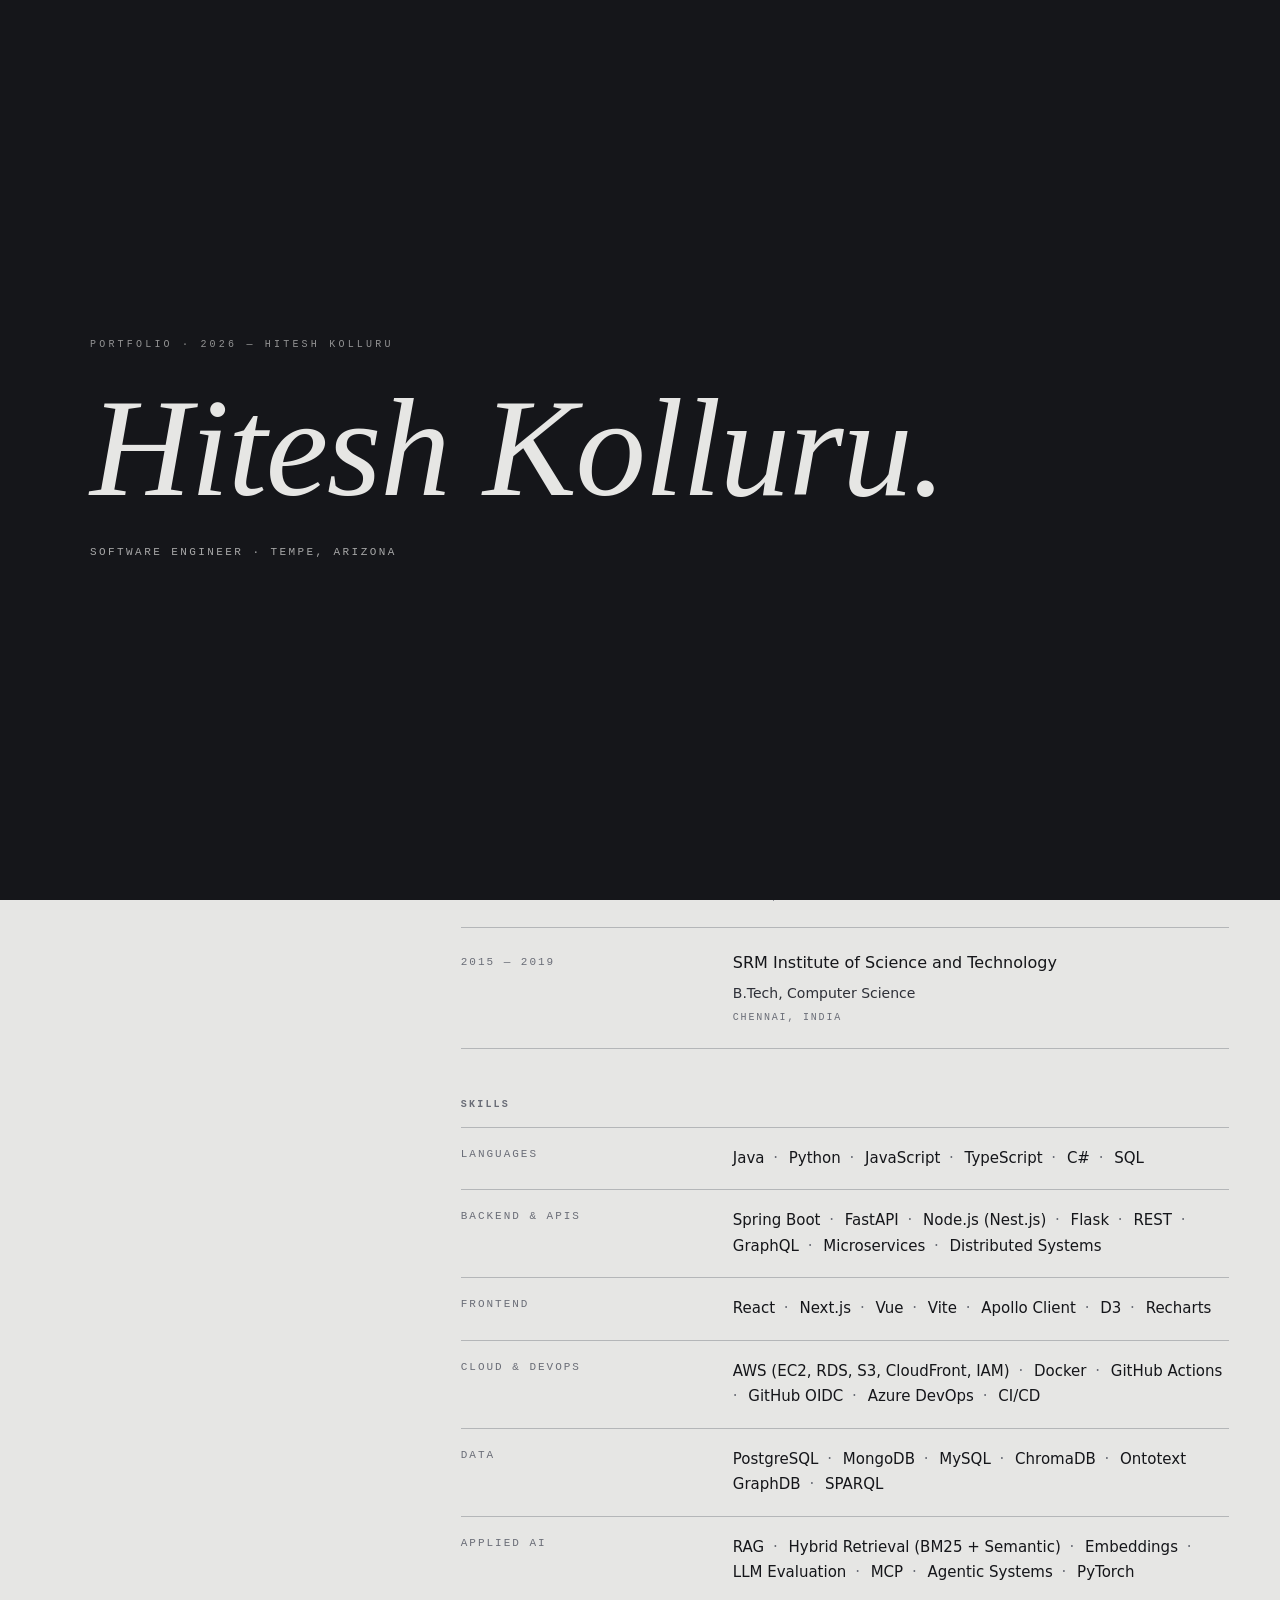
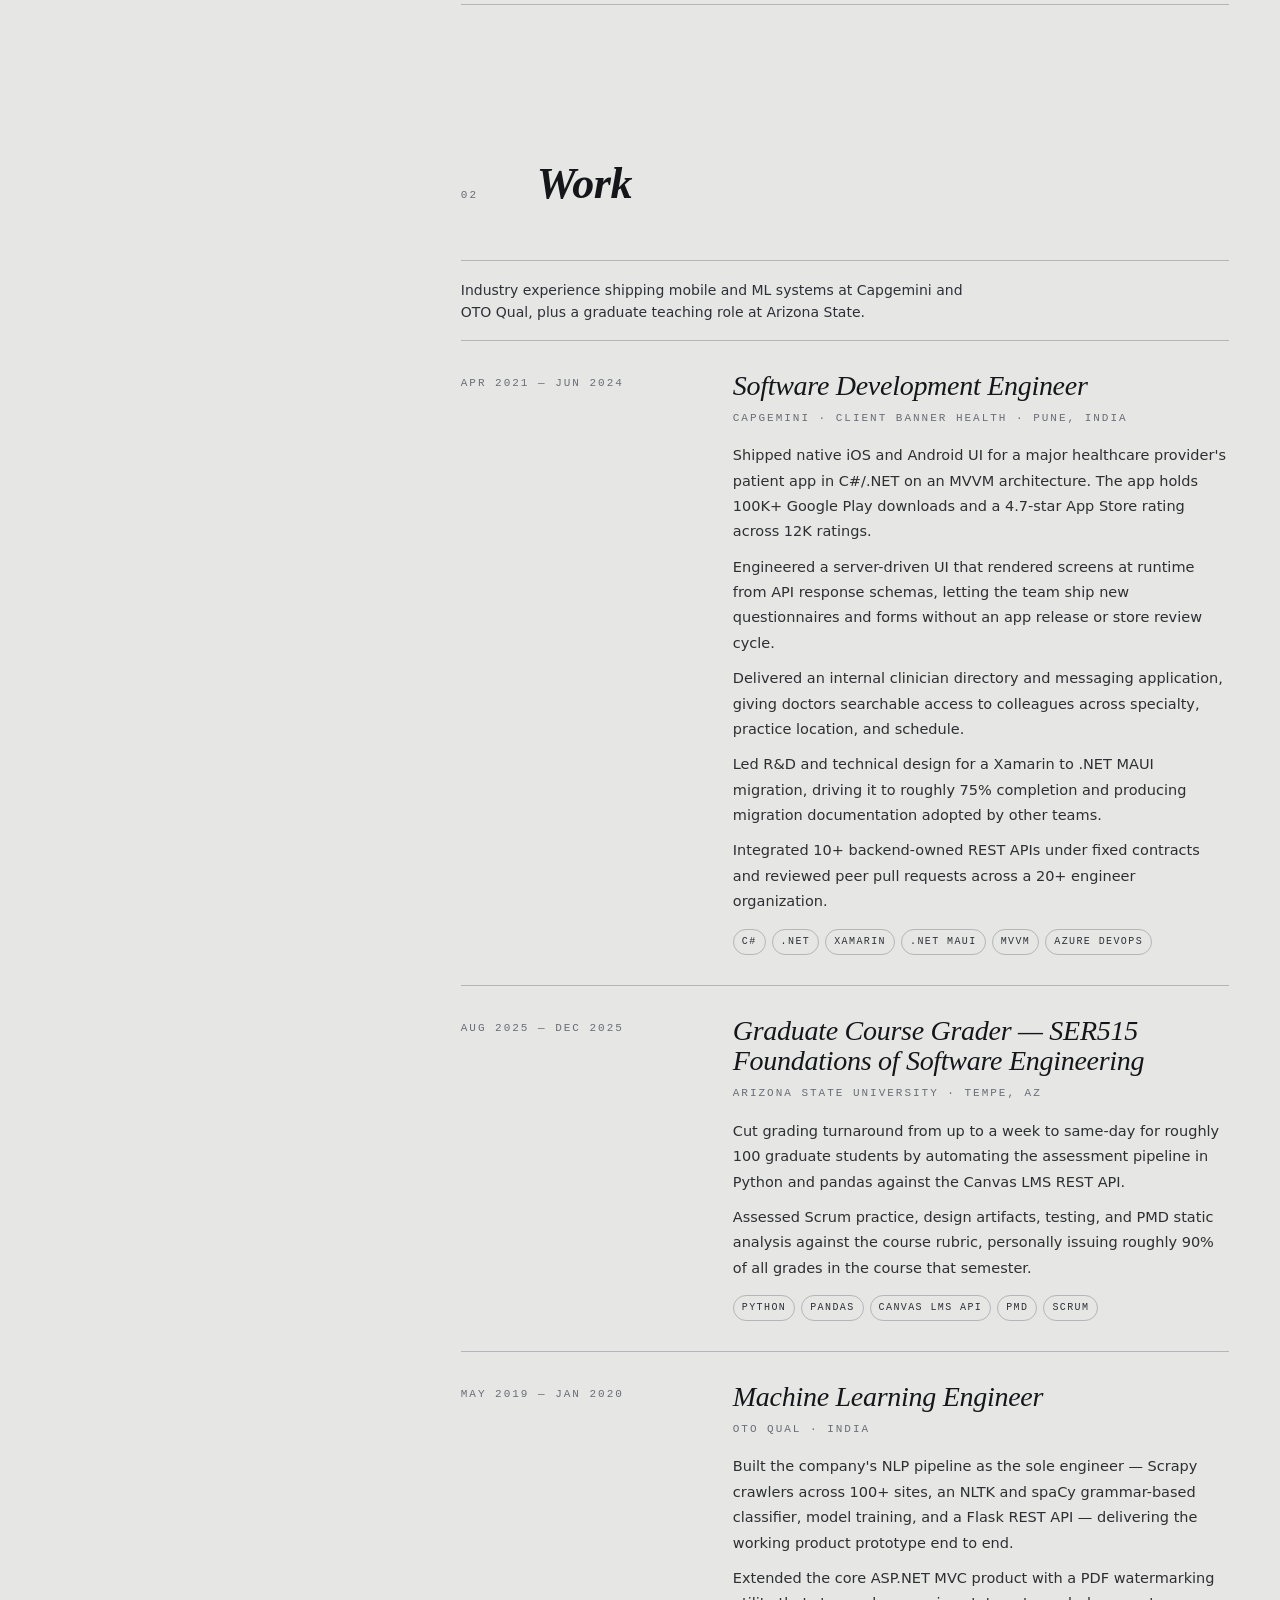
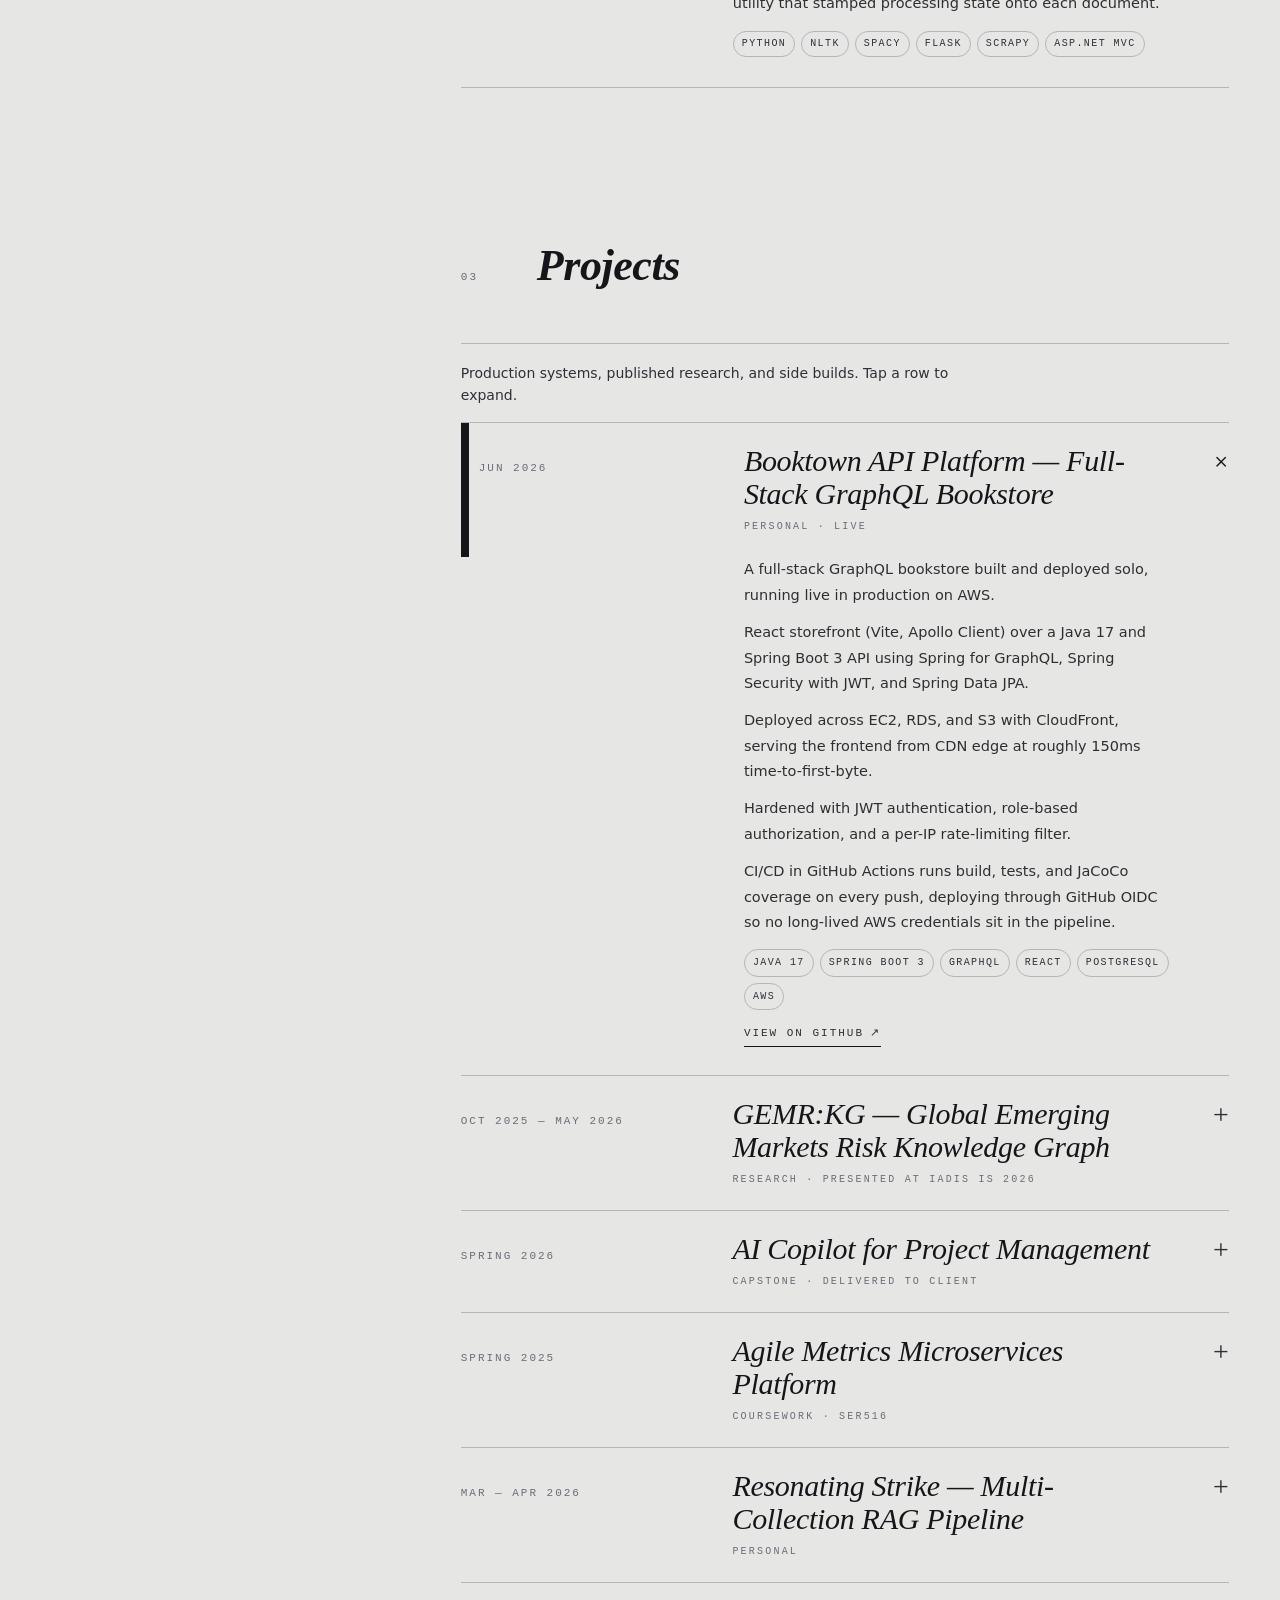
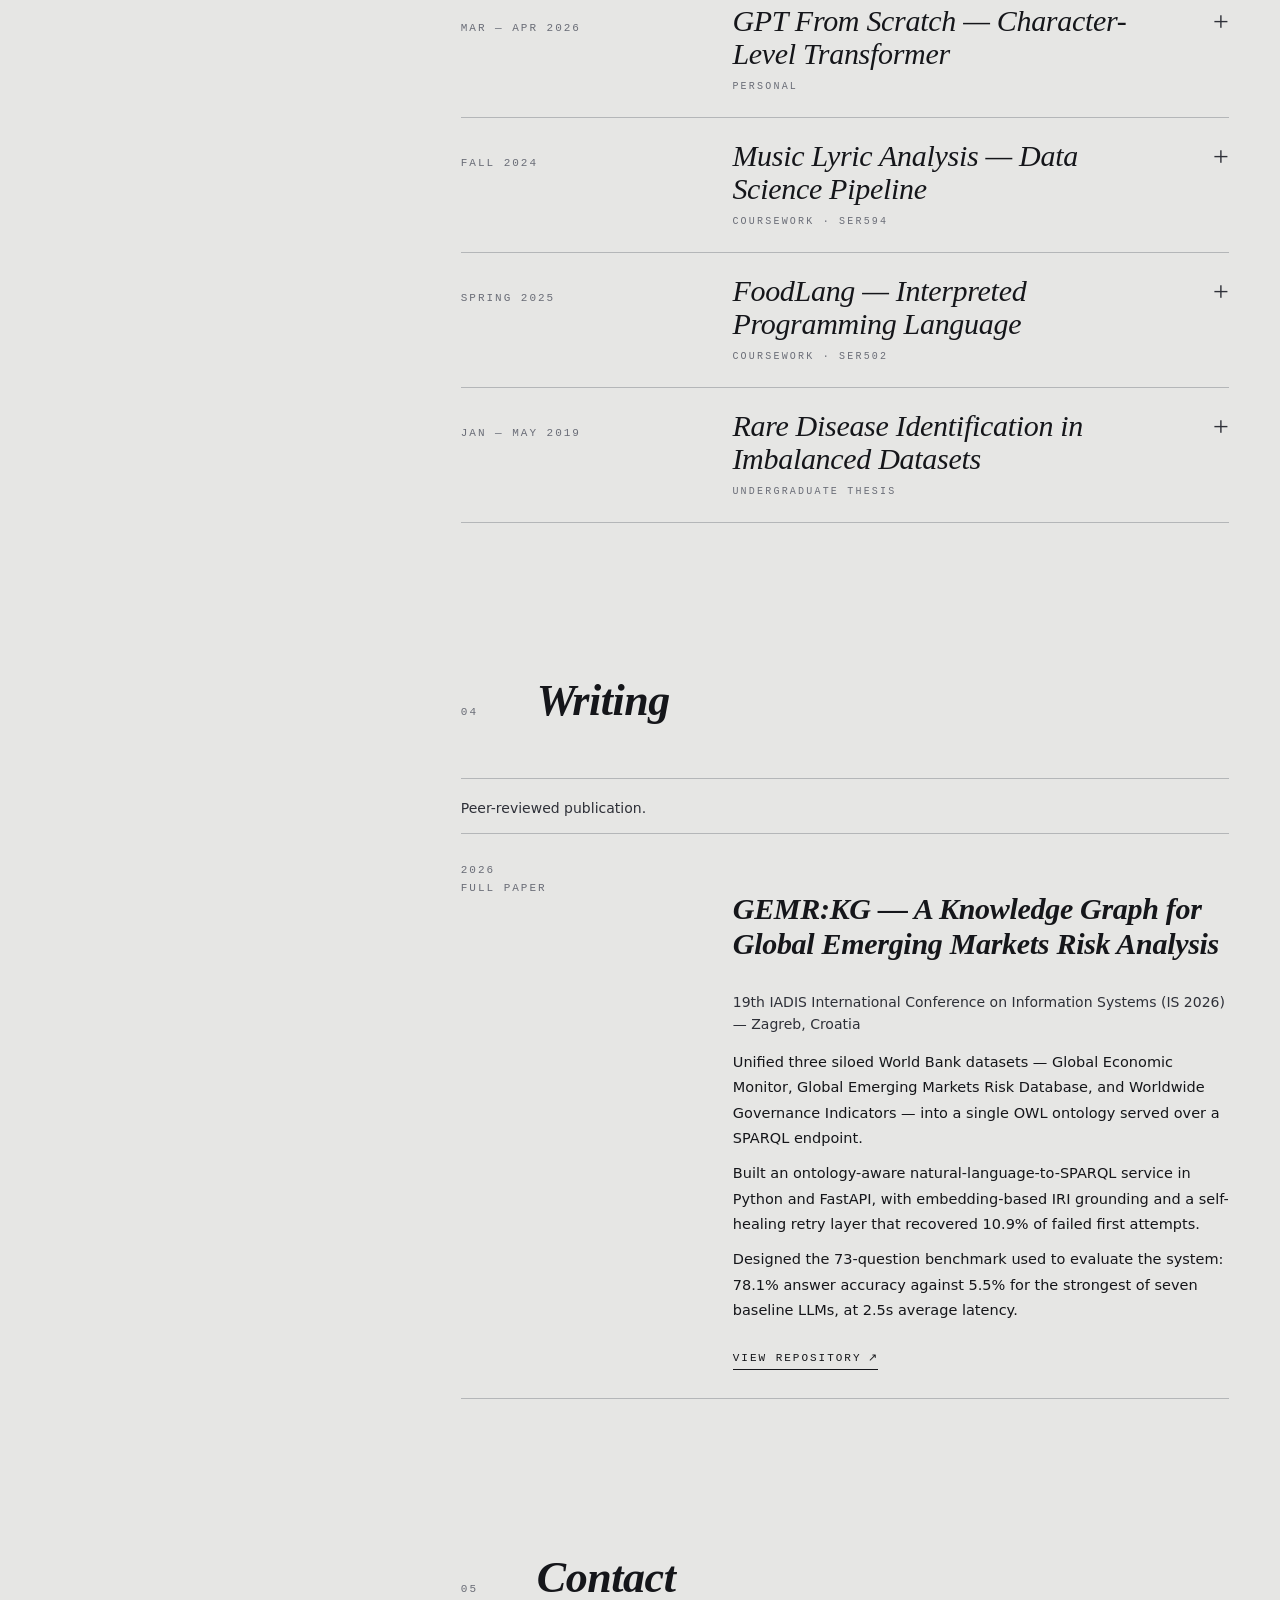
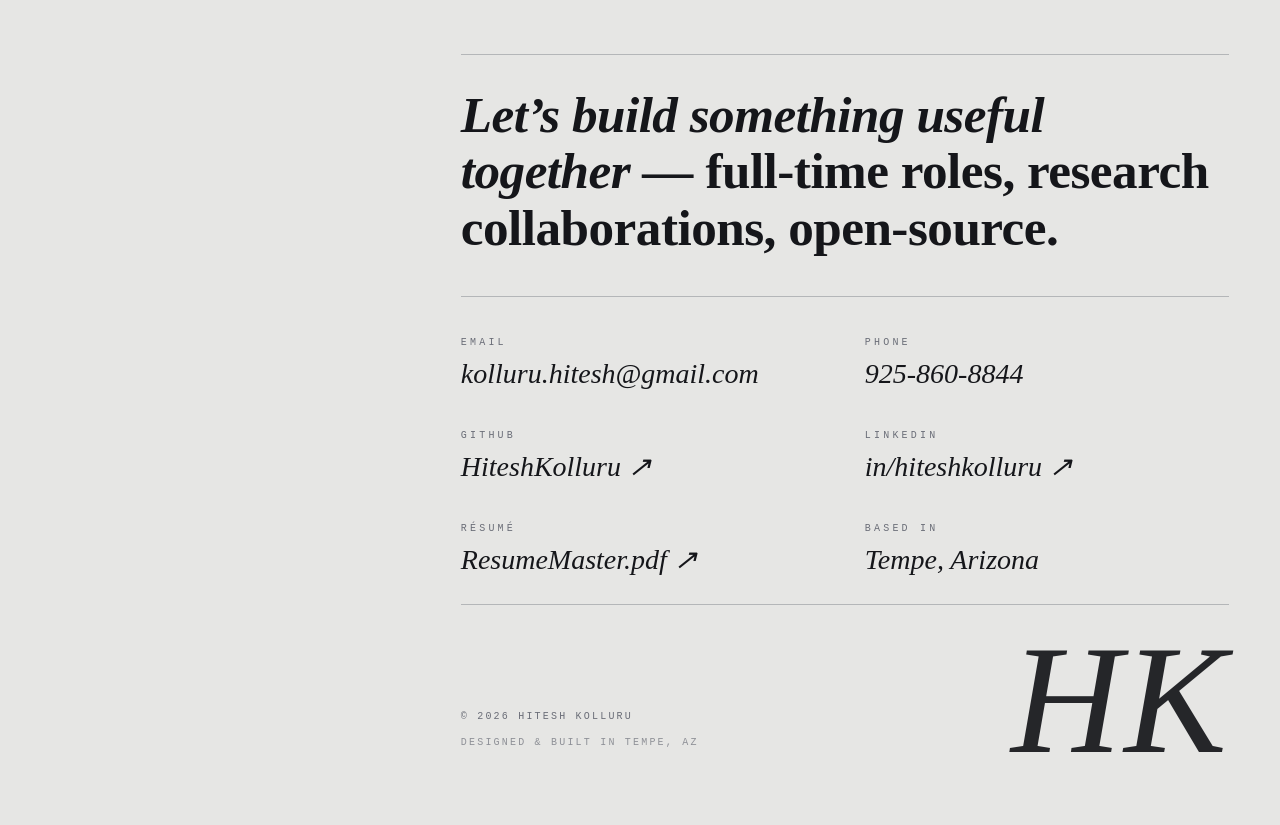
<file: HiteshKolluru-asu.github.io/index.html>
<!doctype html>
<html lang="en">
<head>
<meta charset="utf-8">
<title>Hitesh Kolluru — Software Engineer</title>
<link rel="canonical" href="https://hiteshkolluru.github.io/">
<meta http-equiv="refresh" content="0; url=https://hiteshkolluru.github.io/">
<script>location.replace("https://hiteshkolluru.github.io/" + location.hash);</script>
</head>
<body>
<p>This page has moved to <a href="https://hiteshkolluru.github.io/">hiteshkolluru.github.io</a>.</p>
</body>
</html>
</file>
<file: _next/static/chunks/01c72brd.ecd_.css>
*,:before,:after{box-sizing:border-box}html,body{margin:0;padding:0}body{background:var(--bg);color:var(--ink);font-family:var(--font-body);-webkit-font-smoothing:antialiased;-moz-osx-font-smoothing:grayscale;font-feature-settings:"ss01", "cv11";font-size:15px;line-height:1.6;transition:background-color .24s,color .24s}img{max-width:100%;display:block}a{color:inherit;text-decoration:none}button{font:inherit;color:inherit;cursor:pointer;background:0 0;border:0;padding:0}::selection{background:var(--ink);color:var(--bg)}:root{--font-display:"Instrument Serif", ui-serif, Georgia, serif;--font-body:"Geist", "IBM Plex Sans", -apple-system, system-ui, sans-serif;--font-mono:"JetBrains Mono", ui-monospace, SFMono-Regular, Menlo, monospace;--bar-height:36px;--rail-pct:32%;--rail-min:300px;--rail-max:420px;--content-max:920px;--gutter:clamp(20px, 4vw, 56px)}[data-palette=mustard]{--bg:#bba240;--bg-2:#ac9434;--ink:#1c1c1c;--ink-muted:#3d3318;--ink-faint:#5e4f24;--rule:#7a6a30;--rail-bg:#fff;--rail-ink:#1c1c1c;--rail-ink-muted:#595037;--rail-ink-faint:#9a8e5e;--bar-bg:#0e0e0e;--bar-ink:#f5edd8;--accent:#5a1e1e;--placeholder:#ac9434}[data-palette=bone]{--bg:#ece4d4;--bg-2:#ddd3bf;--ink:#181613;--ink-muted:#3a342a;--ink-faint:#756c5b;--rule:#b6ac95;--rail-bg:#f4efe3;--rail-ink:#181613;--rail-ink-muted:#524a3d;--rail-ink-faint:#948a76;--bar-bg:#181613;--bar-ink:#ece4d4;--accent:#6b3a1e;--placeholder:#d8cdb4}[data-palette=slate]{--bg:#e6e6e4;--bg-2:#d8d8d4;--ink:#15161a;--ink-muted:#2e3038;--ink-faint:#6a6d77;--rule:#b4b6b8;--rail-bg:#15161a;--rail-ink:#e6e6e4;--rail-ink-muted:#a8aab2;--rail-ink-faint:#6a6d77;--bar-bg:#15161a;--bar-ink:#e6e6e4;--accent:#1f5fbf;--placeholder:#c8c8c4}[data-palette=ink]{--bg:#14130f;--bg-2:#1c1b16;--ink:#ece4d4;--ink-muted:#c8bfa6;--ink-faint:#877e63;--rule:#3a362a;--rail-bg:#0a0a08;--rail-ink:#ece4d4;--rail-ink-muted:#a89e84;--rail-ink-faint:#6a6250;--bar-bg:#ece4d4;--bar-ink:#14130f;--accent:#e0b96b;--placeholder:#1c1b16}[data-type=instrument]{--font-display:"Instrument Serif", ui-serif, Georgia, serif;--font-body:"Geist", -apple-system, system-ui, sans-serif}[data-type=newsreader]{--font-display:"Newsreader", ui-serif, Georgia, serif;--font-body:"IBM Plex Sans", -apple-system, system-ui, sans-serif}[data-type=garamond]{--font-display:"EB Garamond", ui-serif, Georgia, serif;--font-body:"Geist Mono", "JetBrains Mono", ui-monospace, monospace;--font-mono:"Geist Mono", "JetBrains Mono", ui-monospace, monospace}[data-type=grotesk]{--font-display:"Bricolage Grotesque", "Geist", system-ui, sans-serif;--font-body:"Geist", -apple-system, system-ui, sans-serif}.bar{height:var(--bar-height);background:var(--bar-bg);color:var(--bar-ink);font-family:var(--font-mono);letter-spacing:.18em;text-transform:uppercase;z-index:40;align-items:center;gap:24px;padding:0 18px;font-size:11px;display:flex;position:fixed;top:0;left:0;right:0}.bar .bar-left{align-items:center;gap:12px;display:flex}.bar .bar-dot{background:var(--bar-ink);border-radius:50%;width:7px;height:7px}.bar .bar-status{opacity:.7}.bar .bar-right{align-items:center;gap:18px;margin-left:auto;display:flex}.bar .bar-right a:hover{text-underline-offset:4px;text-decoration:underline}.bar .bar-clock{opacity:.6}@media (max-width:640px){.bar{gap:12px;padding:0 12px;font-size:10px}.bar .bar-right{gap:12px}.bar .bar-hide-sm{display:none}.bar{white-space:nowrap}.bar .bar-left{text-overflow:ellipsis;min-width:0;overflow:hidden}.bar .bar-clock{display:none}}.rail{top:var(--bar-height);width:var(--rail-pct);max-width:var(--rail-max);min-width:var(--rail-min);height:calc(100vh - var(--bar-height));background:var(--rail-bg);color:var(--rail-ink);overscroll-behavior:contain;scrollbar-width:thin;z-index:20;flex-direction:column;gap:20px;padding:40px 34px 28px;transition:background-color .24s,color .24s;display:flex;position:fixed;left:0;overflow-y:auto}.rail .eyebrow{font-family:var(--font-mono);letter-spacing:.32em;text-transform:uppercase;color:var(--rail-ink-faint);font-size:10px}.rail-name{font-family:var(--font-display);letter-spacing:-.015em;color:var(--rail-ink);margin:0;font-size:clamp(40px,4.2vw,68px);font-style:italic;font-weight:400;line-height:.92}.rail-role{font-family:var(--font-mono);letter-spacing:.22em;text-transform:uppercase;color:var(--rail-ink-muted);margin:0;font-size:11px}.rail-status{font-family:var(--font-mono);letter-spacing:.24em;text-transform:uppercase;color:var(--rail-ink-muted);align-items:center;gap:9px;font-size:10px;display:inline-flex}.status-dot{background:#5ec27a;border-radius:50%;width:7px;height:7px;animation:2.2s ease-in-out infinite pulse;box-shadow:0 0 0 3px #5ec27a4d;box-shadow:0 0 0 3px lab(71.108% -42.6308 26.9767/.3)}@keyframes pulse{0%,to{box-shadow:0 0 0 3px #5ec27a4d;box-shadow:0 0 0 3px lab(71.108% -42.6308 26.9767/.3)}50%{box-shadow:0 0 0 6px #5ec27a1f;box-shadow:0 0 0 6px lab(71.108% -42.6308 26.9767/.12)}}.rail-portrait{aspect-ratio:5/4;background:color-mix(in oklch, var(--rail-ink) 7%, var(--rail-bg));margin:4px 0 0;position:relative;overflow:hidden}.rail-portrait:before{content:"";background-image:repeating-linear-gradient(-45deg, transparent 0, transparent 16px, color-mix(in oklch, var(--rail-ink) 10%, transparent) 16px, color-mix(in oklch, var(--rail-ink) 10%, transparent) 17px);position:absolute;inset:0}.rail-portrait .ph-label{text-align:center;font-family:var(--font-mono);letter-spacing:.34em;text-transform:uppercase;color:var(--rail-ink-faint);font-size:10px;position:absolute;bottom:14px;left:0;right:0}.rail-bio{color:color-mix(in oklch, var(--rail-ink) 88%, transparent);flex-direction:column;gap:12px;max-width:42ch;font-size:14px;line-height:1.65;display:flex}.rail-bio p{margin:0}.rail-divider{background:color-mix(in oklch, var(--rail-ink) 14%, transparent);height:1px;margin:4px 0}.rail-nav .eyebrow{margin-bottom:12px}.rail-nav ul{margin:0;padding:0;list-style:none}.rail-nav li{grid-template-columns:28px 1fr;align-items:baseline;gap:12px;padding:5px 0;display:grid}.rail-nav .num{font-family:var(--font-mono);color:var(--rail-ink-faint);letter-spacing:.06em;font-size:11px}.rail-nav a{font-family:var(--font-display);letter-spacing:-.01em;color:var(--rail-ink);font-size:22px;font-style:italic;display:inline-block;position:relative}.rail-nav a:after{content:"";transform-origin:0;background:currentColor;height:1px;transition:transform .32s cubic-bezier(.22,1,.36,1);position:absolute;bottom:4px;left:0;right:0;transform:scaleX(0)}.rail-nav a:hover:after,.rail-nav li[data-active=true] a:after{transform:scaleX(1)}.rail-nav li[data-active=true] .num{color:var(--rail-ink)}.rail-contact{grid-template-columns:repeat(2,minmax(0,1fr));gap:6px 18px;display:grid}.rail-contact .pair{flex-direction:column;gap:4px;display:flex}.rail-contact .label{font-family:var(--font-mono);letter-spacing:.3em;text-transform:uppercase;color:var(--rail-ink-faint);font-size:9.5px}.rail-contact a,.rail-contact .val{color:var(--rail-ink);white-space:nowrap;font-size:13px}.rail-contact a span.arr{margin-left:4px;transition:transform .22s;display:inline-block}.rail-contact a:hover span.arr{transform:translate(2px,-2px)}.rail-contact a:hover{text-underline-offset:4px;text-decoration:underline}.rail-meta{font-family:var(--font-mono);letter-spacing:.22em;text-transform:uppercase;color:var(--rail-ink-faint);justify-content:space-between;font-size:10px;display:flex}@media (max-width:980px){.rail{width:100%;min-width:0;max-width:none;height:auto;top:var(--bar-height);padding:36px 24px 40px;position:relative;overflow-y:visible}.rail-name{font-size:clamp(48px,12vw,80px)}.rail-portrait{max-width:360px}}.main{margin-left:clamp(var(--rail-min), var(--rail-pct), var(--rail-max));padding-top:var(--bar-height);min-height:100vh}@media (max-width:980px){.main{margin-left:0;padding-top:0}}.main-inner{max-width:var(--content-max);padding:56px var(--gutter) 48px}.section{padding:80px 0 40px;scroll-margin-top:80px}.section:last-of-type{padding-bottom:16px}.section-head{border-bottom:1px solid var(--rule);grid-template-columns:56px 1fr auto;align-items:baseline;gap:20px;margin-bottom:0;padding-bottom:18px;display:grid}.section-head[data-has-meta=false]{grid-template-columns:56px 1fr}.section-num{font-family:var(--font-mono);letter-spacing:.2em;color:var(--ink-faint);font-size:11px}.section-label{font-family:var(--font-display);letter-spacing:-.01em;font-size:clamp(28px,4vw,44px);font-style:italic;line-height:1}.section-meta{font-family:var(--font-mono);letter-spacing:.22em;text-transform:uppercase;color:var(--ink-faint);font-size:10px}.section-kicker{max-width:60ch;color:var(--ink-muted);margin-top:18px;font-size:14px;line-height:1.6}.hairline{border-top:1px solid var(--rule)}.row{grid-template-columns:minmax(140px,4fr) 8fr;gap:24px;padding:22px 0;display:grid}@media (max-width:640px){.row{grid-template-columns:1fr;gap:10px;padding:20px 0}}.row .stamp{font-family:var(--font-mono);letter-spacing:.18em;text-transform:uppercase;color:var(--ink-faint);padding-top:4px;font-size:11px}.row .body p{margin:0}.row .body p+p{margin-top:10px}.lede{font-family:var(--font-display);letter-spacing:-.01em;text-wrap:balance;margin:36px 0 0;font-size:clamp(26px,2.9vw,38px);font-style:italic;line-height:1.1}.lede em{font-style:normal}.intro-body{max-width:58ch;color:var(--ink-muted);margin:22px 0 0;font-size:17px;line-height:1.6}.intro-body+.intro-body{margin-top:16px}@media (max-width:720px){.intro-body{font-size:15.5px;line-height:1.6}}.about-grid{grid-template-columns:5fr 4fr;align-items:start;gap:40px;margin-top:36px;display:grid}@media (max-width:720px){.about-grid{grid-template-columns:1fr;gap:28px}}.about-copy p{color:color-mix(in oklch, var(--ink) 90%, transparent);margin:0 0 14px;font-size:15px;line-height:1.75}.about-copy p:last-child{margin-bottom:0}.portrait{aspect-ratio:4/5;background:var(--placeholder);position:relative;overflow:hidden}.portrait:before{content:"";background-image:repeating-linear-gradient(-45deg, transparent 0, transparent 18px, color-mix(in oklch, var(--ink) 6%, transparent) 18px, color-mix(in oklch, var(--ink) 6%, transparent) 19px);position:absolute;inset:0}.portrait .ph-label{text-align:center;font-family:var(--font-mono);letter-spacing:.34em;text-transform:uppercase;color:var(--ink-faint);font-size:10px;position:absolute;bottom:14px;left:0;right:0}.portrait-cap{font-family:var(--font-mono);letter-spacing:.18em;text-transform:uppercase;color:var(--ink-faint);justify-content:space-between;margin-top:10px;font-size:10px;display:flex}.proj-row{border-top:1px solid var(--rule);position:relative}.proj-row:last-child{border-bottom:1px solid var(--rule)}.proj-head{text-align:left;cursor:pointer;grid-template-columns:minmax(140px,4fr) 7fr 36px;align-items:baseline;gap:20px;width:100%;padding:22px 0;transition:padding-left .32s cubic-bezier(.22,1,.36,1),background-color .24s;display:grid;position:relative}.proj-head:before{content:"";background:color-mix(in oklch, var(--ink) 6%, transparent);width:0;transition:width .32s cubic-bezier(.22,1,.36,1);position:absolute;top:0;bottom:0;left:0}.proj-head:hover:before{width:8px}.proj-head:hover,.proj-row[data-open=true] .proj-head{padding-left:18px}.proj-row[data-open=true] .proj-head:before{background:var(--ink);width:8px}.proj-stamp{font-family:var(--font-mono);letter-spacing:.18em;text-transform:uppercase;color:var(--ink-faint);font-size:11px}.proj-name{font-family:var(--font-display);letter-spacing:-.01em;font-size:clamp(22px,2.6vw,30px);font-style:italic;line-height:1.05}.proj-kind{font-family:var(--font-mono);letter-spacing:.22em;text-transform:uppercase;color:var(--ink-faint);margin-top:8px;font-size:10px;display:block}.proj-toggle{font-family:var(--font-display);color:var(--ink-muted);justify-self:end;font-size:28px;line-height:1;transition:transform .32s cubic-bezier(.22,1,.36,1)}.proj-row[data-open=true] .proj-toggle{color:var(--ink);transform:rotate(45deg)}.proj-body{grid-template-rows:0fr;transition:grid-template-rows .52s cubic-bezier(.22,1,.36,1);display:grid}.proj-row[data-open=true] .proj-body{grid-template-rows:1fr}.proj-body>.proj-body-inner{min-height:0;overflow:hidden}.proj-body .proj-body-pad{grid-template-columns:minmax(140px,4fr) 7fr 36px;gap:20px;padding:0 0 28px 18px;display:grid}@media (max-width:640px){.proj-head{grid-template-columns:1fr 36px}.proj-body .proj-body-pad{grid-template-columns:1fr;gap:12px;padding-left:0}.proj-stamp{grid-column:1/-1}.proj-body .proj-body-pad>.proj-spacer-l{display:none}.proj-summary{grid-column:1/-1;max-width:none}}.proj-summary{max-width:60ch;color:color-mix(in oklch, var(--ink) 88%, transparent);grid-column:2/3;font-size:14.5px;line-height:1.75}.proj-summary p{margin:0 0 12px}.proj-summary p:last-child{margin-bottom:0}.proj-tags{flex-wrap:wrap;gap:6px;margin-top:14px;display:flex}.proj-tag{font-family:var(--font-mono);letter-spacing:.14em;text-transform:uppercase;border:1px solid var(--rule);color:var(--ink-muted);border-radius:999px;padding:4px 8px;font-size:10px}.proj-link{font-family:var(--font-mono);letter-spacing:.18em;text-transform:uppercase;border-bottom:1px solid var(--ink);align-items:center;gap:6px;margin-top:14px;padding-bottom:2px;font-size:11px;display:inline-flex}.proj-link .arr{transition:transform .22s;display:inline-block}.proj-link:hover .arr{transform:translate(2px,-2px)}.skills-row{grid-template-columns:minmax(140px,4fr) 8fr;gap:24px;padding:18px 0;display:grid}.skills-row .label{font-family:var(--font-mono);letter-spacing:.18em;text-transform:uppercase;color:var(--ink-faint);font-size:11px}.skills-row .items{color:var(--ink);font-size:15px;line-height:1.7}.skills-row .items span{display:inline}.skills-row .items span+span:before{content:" · ";color:var(--ink-faint);margin:0 6px 0 4px}@media (max-width:640px){.skills-row{grid-template-columns:1fr;gap:8px;padding:16px 0}}.pub{grid-template-columns:minmax(140px,4fr) 8fr;gap:24px;padding:28px 0;display:grid}@media (max-width:640px){.pub{grid-template-columns:1fr;gap:14px}}.pub-stamp{font-family:var(--font-mono);letter-spacing:.18em;text-transform:uppercase;color:var(--ink-faint);font-size:11px}.pub-title{font-family:var(--font-display);letter-spacing:-.01em;font-size:clamp(22px,2.6vw,30px);font-style:italic;line-height:1.15}.pub-venue{color:var(--ink-muted);margin-top:10px;font-size:14px}.pub-bullets{max-width:60ch;margin-top:14px;font-size:14.5px;line-height:1.75}.pub-bullets p{margin:0 0 10px}.contact{margin-top:24px;padding:56px 0 0}.contact .lede{font-size:clamp(32px,4vw,56px)}.contact-grid{border-top:1px solid var(--rule);border-bottom:1px solid var(--rule);grid-template-columns:repeat(2,1fr);gap:28px 40px;margin-top:40px;padding:28px 0;display:grid}@media (max-width:640px){.contact-grid{grid-template-columns:1fr}}.contact-grid .label{font-family:var(--font-mono);letter-spacing:.32em;text-transform:uppercase;color:var(--ink-faint);margin-bottom:8px;font-size:10px}.contact-grid a,.contact-grid .val{font-family:var(--font-display);font-size:clamp(22px,2.4vw,28px);font-style:italic;line-height:1.1}.contact-grid a:hover{text-underline-offset:4px;text-decoration:underline}.colophon{font-family:var(--font-mono);letter-spacing:.22em;text-transform:uppercase;color:var(--ink-faint);justify-content:space-between;align-items:flex-end;gap:24px;margin-top:36px;font-size:10px;display:flex}.colophon .glyph{font-family:var(--font-display);color:var(--ink);opacity:.92;padding:0;font-size:clamp(64px,12vw,160px);font-style:italic;line-height:.78;display:block}.reveal{opacity:0;transition:opacity .7s cubic-bezier(.22,1,.36,1),transform .7s cubic-bezier(.22,1,.36,1);transform:translateY(14px)}.reveal.in{opacity:1;transform:none}.sr-only{clip:rect(0,0,0,0);white-space:nowrap;border:0;width:1px;height:1px;margin:-1px;padding:0;position:absolute;overflow:hidden}.loader{z-index:100;background:var(--bar-bg,#0a0a08);color:var(--bar-ink,#ece4d4);clip-path:inset(0);will-change:clip-path;justify-content:center;align-items:center;padding:0 5vw;transition:clip-path 1.1s cubic-bezier(.86,0,.07,1);display:flex;position:fixed;inset:0}.loader.exiting{clip-path:inset(0 0 calc(100% - var(--bar-height)) 0)}.loader.gone{display:none}.loader-stage{flex-direction:column;align-items:flex-start;gap:18px;width:100%;max-width:1100px;display:flex}.loader-meta{font-family:var(--font-mono);letter-spacing:.32em;text-transform:uppercase;color:color-mix(in oklch, var(--bar-ink,#ece4d4) 60%, transparent);opacity:0;font-size:10px;animation:.48s .12s forwards loader-fade-in}.loader-name{font-family:var(--font-display);letter-spacing:-.01em;white-space:pre-wrap;margin:0;font-size:clamp(48px,11vw,168px);font-style:italic;font-weight:400;line-height:.95;transition:opacity .6s,transform .9s cubic-bezier(.86,0,.07,1)}.loader-tag{font-family:var(--font-mono);letter-spacing:.22em;text-transform:uppercase;color:color-mix(in oklch, var(--bar-ink,#ece4d4) 70%, transparent);opacity:0;font-size:11px;transition:opacity .5s}.loader-tag.show{opacity:1}.loader.exiting .loader-name,.loader.exiting .loader-meta,.loader.exiting .loader-tag{opacity:0;transform:translateY(-12px)}.loader-caret{vertical-align:-.05em;background:currentColor;width:.05em;height:.84em;margin-left:.08em;animation:.85s step-end infinite loader-blink;display:inline-block}@keyframes loader-blink{0%,49%{opacity:1}50%,to{opacity:0}}@keyframes loader-fade-in{to{opacity:1}}body.loading{overflow:hidden}
</file>
